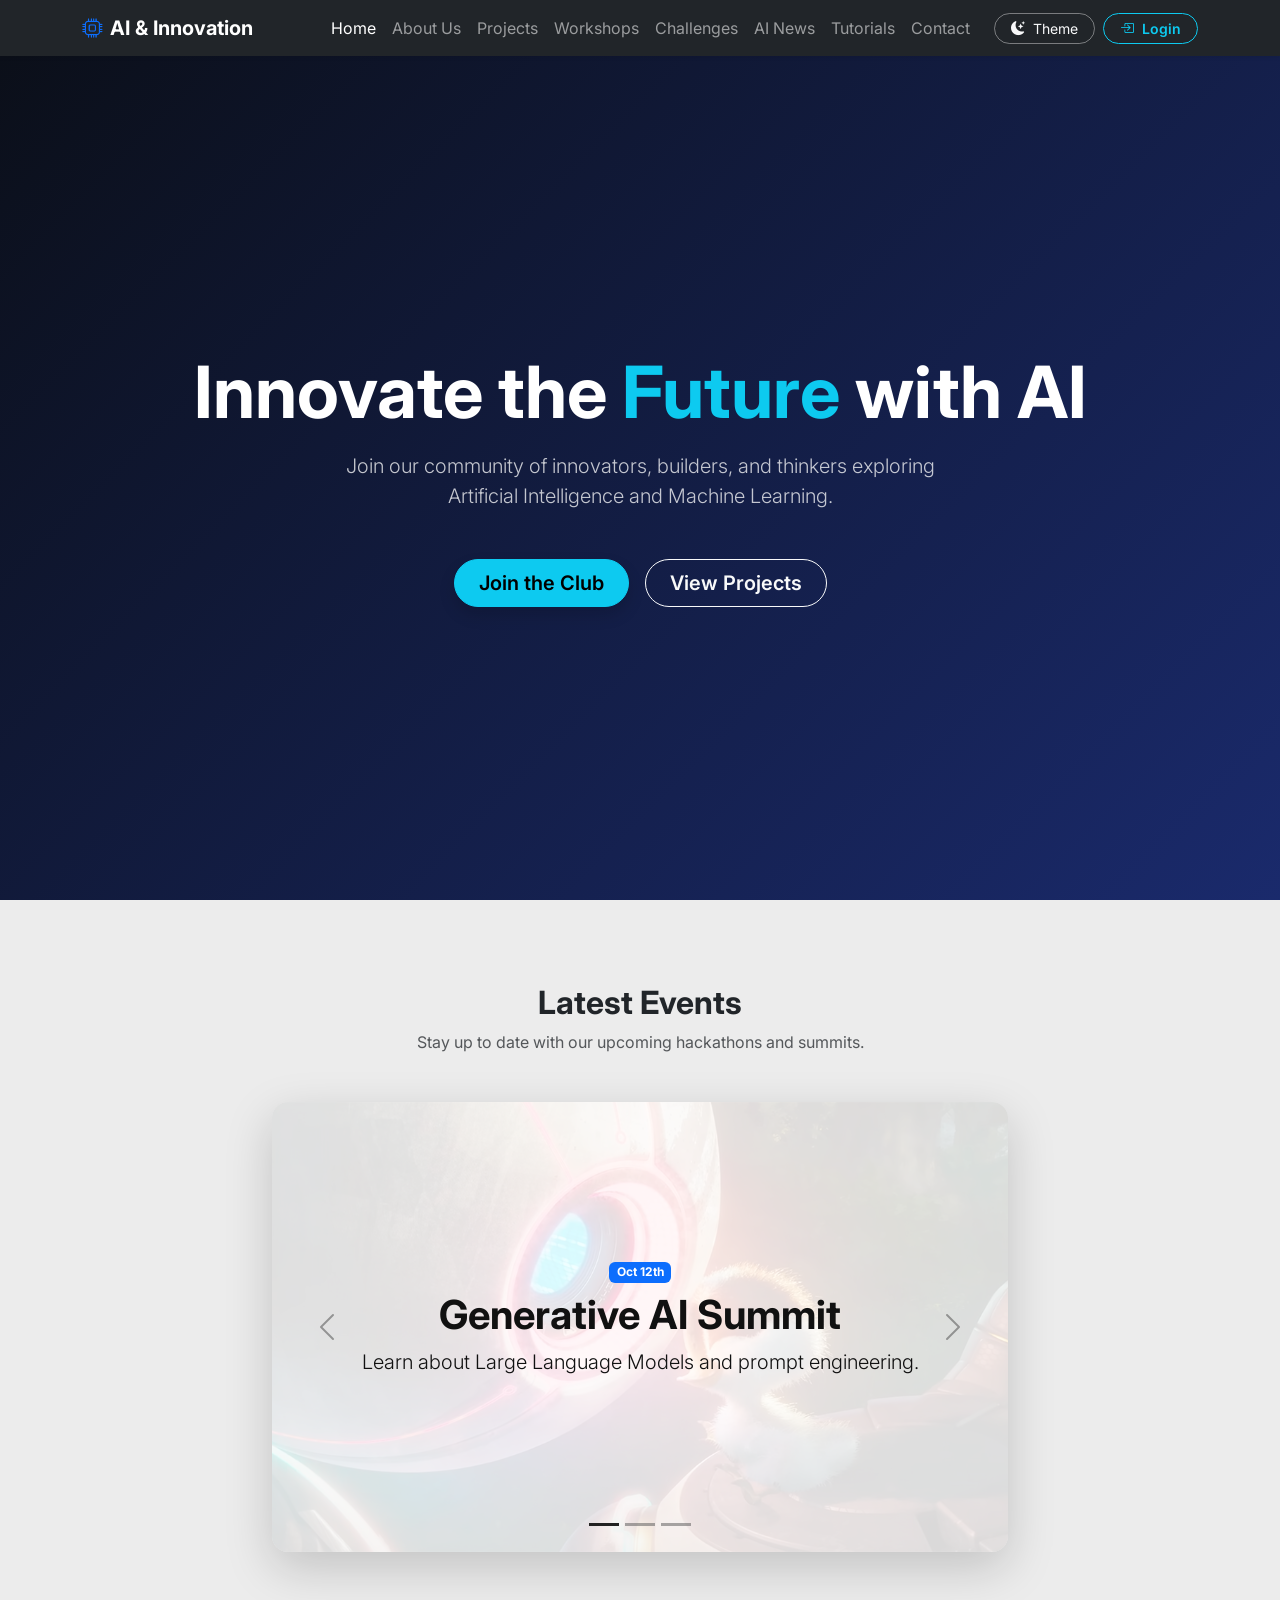
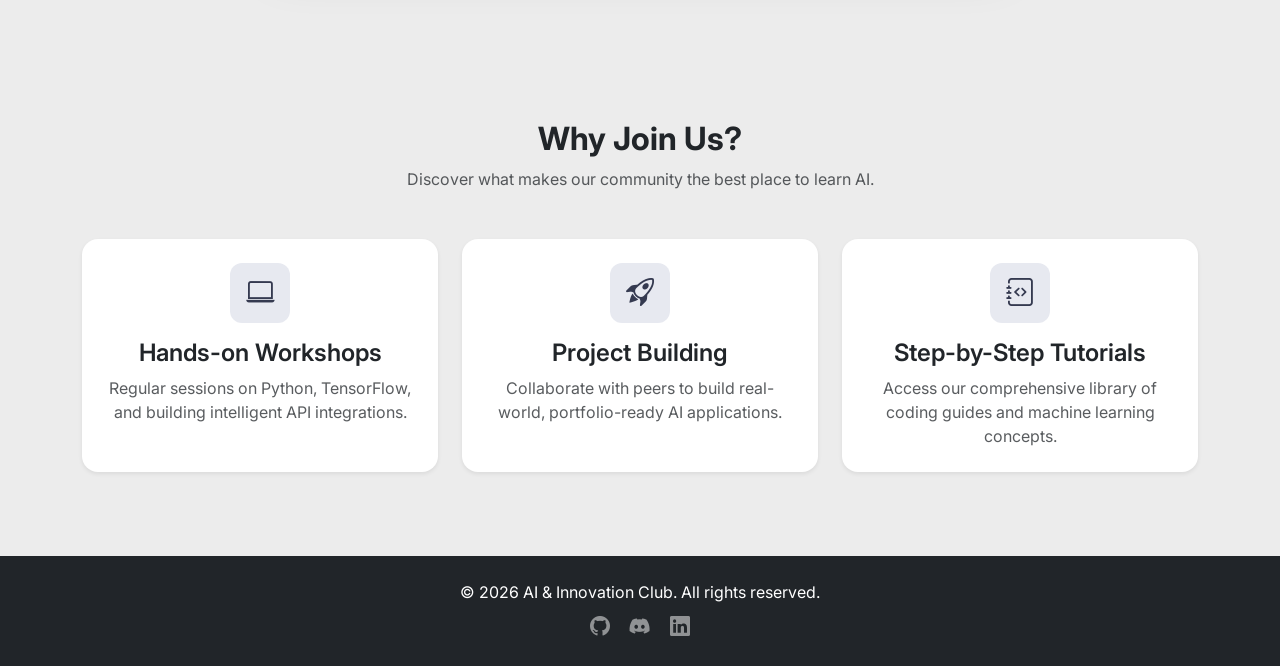
<file: index.html>
<!DOCTYPE html>
<html lang="en">

<head>
    <meta charset="UTF-8">
    <meta name="viewport" content="width=device-width, initial-scale=1.0">
    <title>AI & Innovation Club</title>

    <!-- Google Fonts -->
    <link rel="preconnect" href="https://fonts.googleapis.com">
    <link rel="preconnect" href="https://fonts.gstatic.com" crossorigin>
    <link href="https://fonts.googleapis.com/css2?family=Inter:wght@300;400;600;800&display=swap" rel="stylesheet">

    <!-- Bootstrap 5 CSS & Icons -->
    <link href="https://cdn.jsdelivr.net/npm/bootstrap@5.3.0/dist/css/bootstrap.min.css" rel="stylesheet">
    <link rel="stylesheet" href="https://cdn.jsdelivr.net/npm/bootstrap-icons@1.11.1/font/bootstrap-icons.css">

  
    <link rel="stylesheet" href="css/style.css">
</head>

<body>
  
    <nav class="navbar navbar-expand-lg navbar-dark bg-dark sticky-top shadow-sm">
        <div class="container">
            <a class="navbar-brand fw-bold" href="index.html">
                <i class="bi bi-cpu me-2 text-primary"></i>AI & Innovation
            </a>
            <button class="navbar-toggler" type="button" data-bs-toggle="collapse" data-bs-target="#navbarNav">
                <span class="navbar-toggler-icon"></span>
            </button>
            <div class="collapse navbar-collapse" id="navbarNav">
                <ul class="navbar-nav ms-auto align-items-center">
                    <li class="nav-item"><a class="nav-link active" href="index.html">Home</a></li>
                    <li class="nav-item"><a class="nav-link" href="about.html">About Us</a></li>
                    <li class="nav-item"><a class="nav-link" href="projects.html">Projects</a></li>
                    <li class="nav-item"><a class="nav-link" href="workshops.html">Workshops</a></li>
                    <li class="nav-item"><a class="nav-link" href="challenges.html">Challenges</a></li>
                    <li class="nav-item"><a class="nav-link" href="ai-news.html">AI News</a></li>
                    <li class="nav-item"><a class="nav-link" href="tutorials.html">Tutorials</a></li>
                    <li class="nav-item"><a class="nav-link" href="contact.html">Contact</a></li>
                    
   
                    <li class="nav-item ms-lg-3 mt-2 mt-lg-0">
                        <button id="theme-toggle" class="btn btn-outline-light btn-sm rounded-pill px-3">
                            <i class="bi bi-moon-stars-fill me-1"></i> Theme
                        </button>
                    </li>

          
                    <li class="nav-item ms-lg-2 mt-2 mt-lg-0 d-flex align-items-center" id="auth-nav-container">
                        <a class="btn btn-outline-info btn-sm rounded-pill px-3 fw-semibold" href="login.html">
                            <i class="bi bi-box-arrow-in-right me-1"></i> Login
                        </a>
                    </li>
                </ul>
            </div>
        </div>
    </nav>


<header class="hero-section hero-fullscreen text-white text-center">
    <div class="container px-4">
        <h1 class="display-2 fw-bold mb-3">Innovate the <span class="text-info">Future</span> with AI</h1>
        <p class="lead mb-5 opacity-75 mx-auto" style="max-width: 650px;">
            Join our community of innovators, builders, and thinkers exploring Artificial Intelligence and Machine Learning.
        </p>
        <div class="d-flex justify-content-center gap-3">
            <a href="contact.html" class="btn btn-info btn-lg fw-semibold px-4 rounded-pill shadow btn-hero-cta">Join the Club</a>
            <a href="projects.html" class="btn btn-outline-light btn-lg fw-semibold px-4 rounded-pill btn-hero-secondary">View Projects</a>
        </div>
    </div>
</header>


    <section class="gray-bg">
        <div class="container py-4">
            <div class="text-center mb-5">
                <h2 class="fw-bold">Latest Events</h2>
                <p class="text-muted">Stay up to date with our upcoming hackathons and summits.</p>
            </div>

            <div class="row justify-content-center">
                <div class="col-12 col-md-10 col-lg-8 mx-auto">
                    <div id="eventCarousel" class="carousel slide shadow-lg rounded-4 overflow-hidden" data-bs-ride="carousel">
                        <div class="carousel-indicators">
                            <button type="button" data-bs-target="#eventCarousel" data-bs-slide-to="0" class="active"></button>
                            <button type="button" data-bs-target="#eventCarousel" data-bs-slide-to="1"></button>
                            <button type="button" data-bs-target="#eventCarousel" data-bs-slide-to="2"></button>
                        </div>
                        <div class="carousel-inner">
                            <div class="carousel-item active">
                                <img src="image/index.slide1.jpg" class="d-block w-100" alt="AI Summit">
                                <div class="carousel-caption carousel-caption-overlay">
                                    <span class="badge bg-primary mb-2">Oct 12th</span>
                                    <h3 class="display-6 fw-bold">Generative AI Summit</h3>
                                    <p class="lead">Learn about Large Language Models and prompt engineering.</p>
                                </div>
                            </div>
                            <div class="carousel-item">
                                <img src="image/index.slide2.png" class="d-block w-100" alt="Hackathon">
                                <div class="carousel-caption carousel-caption-overlay">
                                    <span class="badge bg-danger mb-2">Nov 5th</span>
                                    <h3 class="display-6 fw-bold">Machine Learning Hackathon</h3>
                                    <p class="lead">48 hours to build a predictive model. Prizes await!</p>
                                </div>
                            </div>
                            <div class="carousel-item">
                                <img src="image/index.slide3.jpg" class="d-block w-100" alt="Tech Talk">
                                <div class="carousel-caption carousel-caption-overlay">
                                    <span class="badge bg-success mb-2">Dec 1st</span>
                                    <h3 class="display-6 fw-bold">Tech Talk: Neural Networks</h3>
                                    <p class="lead">Guest speaker from industry-leading AI research labs.</p>
                                </div>
                            </div>
                        </div>
                        <button class="carousel-control-prev" type="button" data-bs-target="#eventCarousel" data-bs-slide="prev">
                            <span class="carousel-control-prev-icon"></span>
                        </button>
                        <button class="carousel-control-next" type="button" data-bs-target="#eventCarousel" data-bs-slide="next">
                            <span class="carousel-control-next-icon"></span>
                        </button>
                    </div>
                </div>
            </div>
        </div>
    </section>

 
    <section class="gray-bg">
        <div class="container py-4">
            <div class="text-center mb-5">
                <h2 class="fw-bold">Why Join Us?</h2>
                <p class="text-muted">Discover what makes our community the best place to learn AI.</p>
            </div>

            <div class="row g-4 text-center">
                <div class="col-md-4">
                    <a href="workshops.html" class="card-link-wrapper">
                        <div class="card h-100 p-4 feature-card shadow-sm rounded-4">
                            <div class="icon-box">
                                <i class="bi bi-laptop fs-3"></i>
                            </div>
                            <h4 class="fw-semibold">Hands-on Workshops</h4>
                            <p class="text-muted mb-0">Regular sessions on Python, TensorFlow, and building intelligent API integrations.</p>
                        </div>
                    </a>
                </div>
                <div class="col-md-4">
                    <a href="projects.html" class="card-link-wrapper">
                        <div class="card h-100 p-4 feature-card shadow-sm rounded-4">
                            <div class="icon-box">
                                <i class="bi bi-rocket-takeoff fs-3"></i>
                            </div>
                            <h4 class="fw-semibold">Project Building</h4>
                            <p class="text-muted mb-0">Collaborate with peers to build real-world, portfolio-ready AI applications.</p>
                        </div>
                    </a>
                </div>
                <div class="col-md-4">
                    <a href="tutorials.html" class="card-link-wrapper">
                        <div class="card h-100 p-4 feature-card shadow-sm rounded-4">
                            <div class="icon-box">
                                <i class="bi bi-journal-code fs-3"></i>
                            </div>
                            <h4 class="fw-semibold">Step-by-Step Tutorials</h4>
                            <p class="text-muted mb-0">Access our comprehensive library of coding guides and machine learning concepts.</p>
                        </div>
                    </a>
                </div>
            </div>
        </div>
    </section>

    
    <footer class="bg-dark text-white py-4 text-center">
        <div class="container">
            <p class="mb-0">&copy; 2026 AI & Innovation Club. All rights reserved.</p>
            <div class="mt-2">
                <a href="contact.html" class="text-white-50 me-3 text-decoration-none"><i class="bi bi-github fs-5"></i></a>
                <a href="contact.html" class="text-white-50 me-3 text-decoration-none"><i class="bi bi-discord fs-5"></i></a>
                <a href="contact.html" class="text-white-50 text-decoration-none"><i class="bi bi-linkedin fs-5"></i></a>
            </div>
        </div>
    </footer>

    <!-- Bootstrap  -->
    <script src="https://cdn.jsdelivr.net/npm/bootstrap@5.3.0/dist/js/bootstrap.bundle.min.js"></script>

    
    <script src="js/main.js"></script>
</body>

</html>
</file>
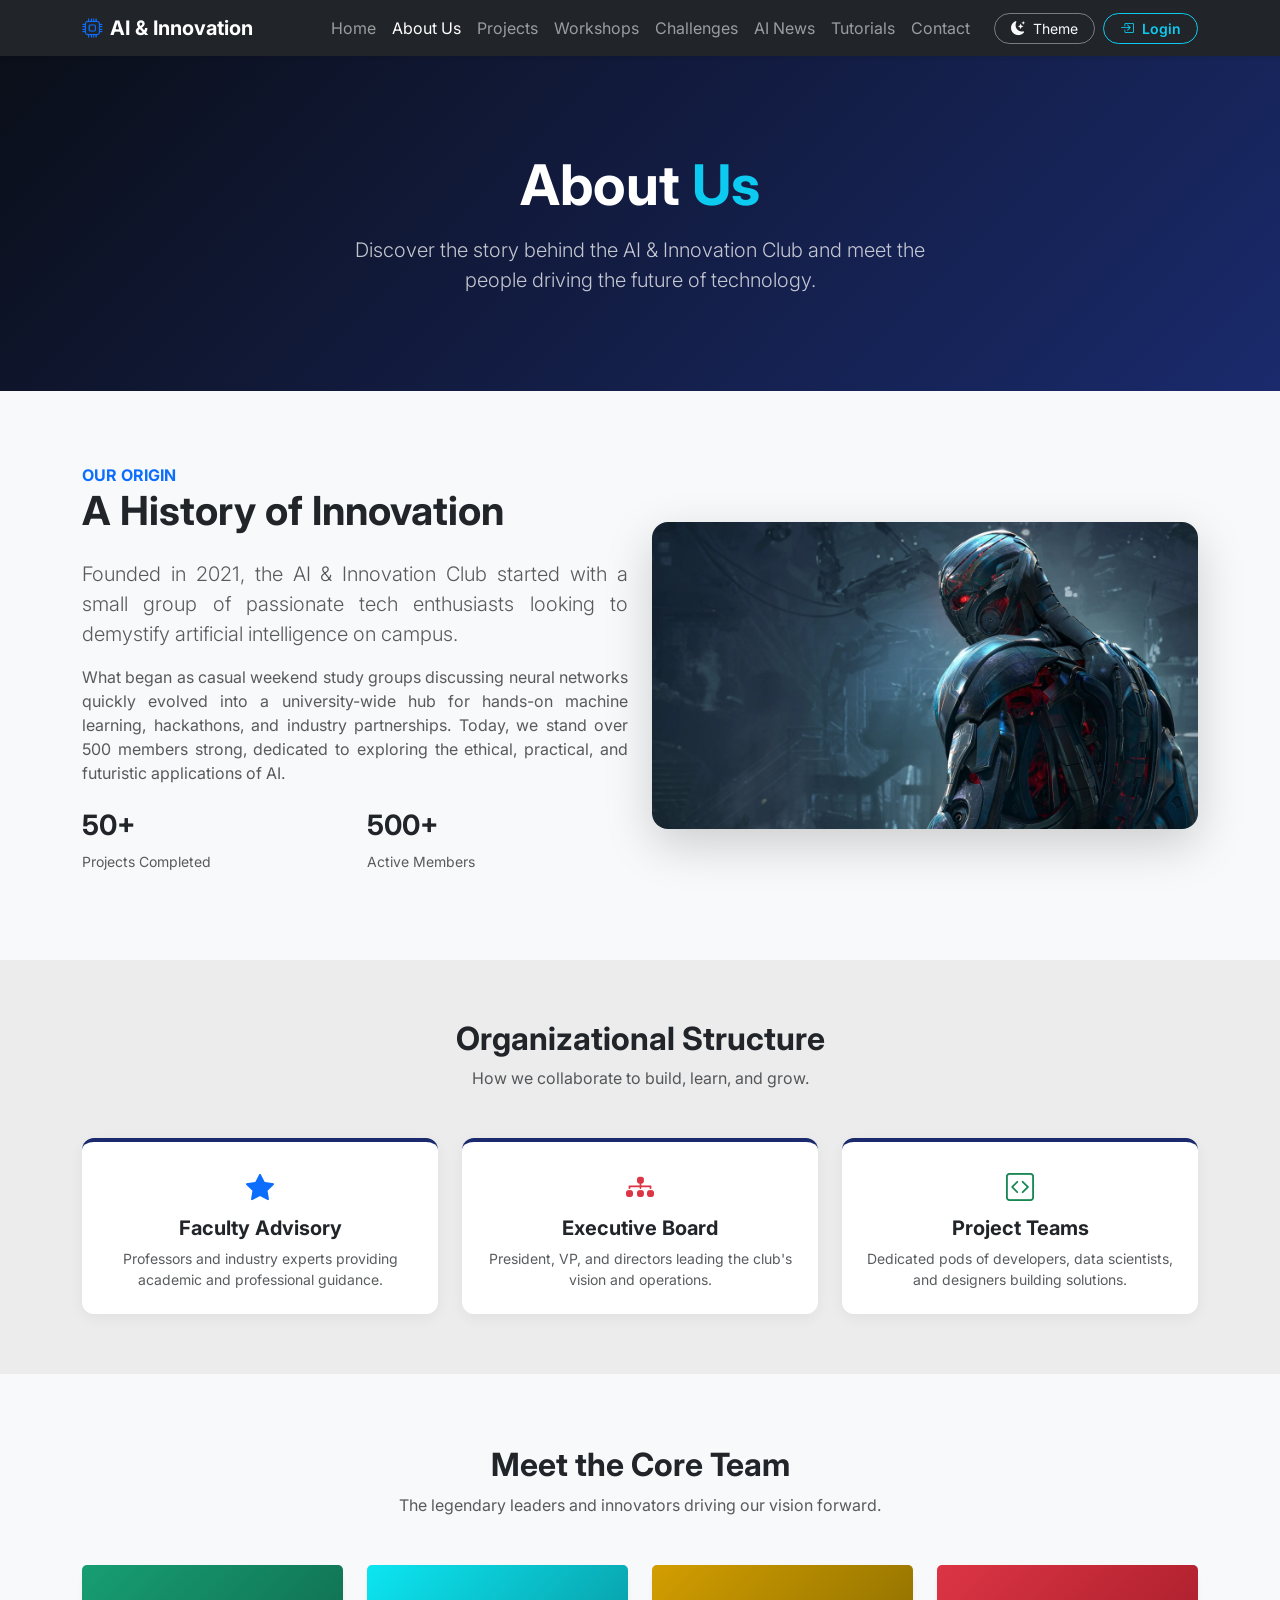
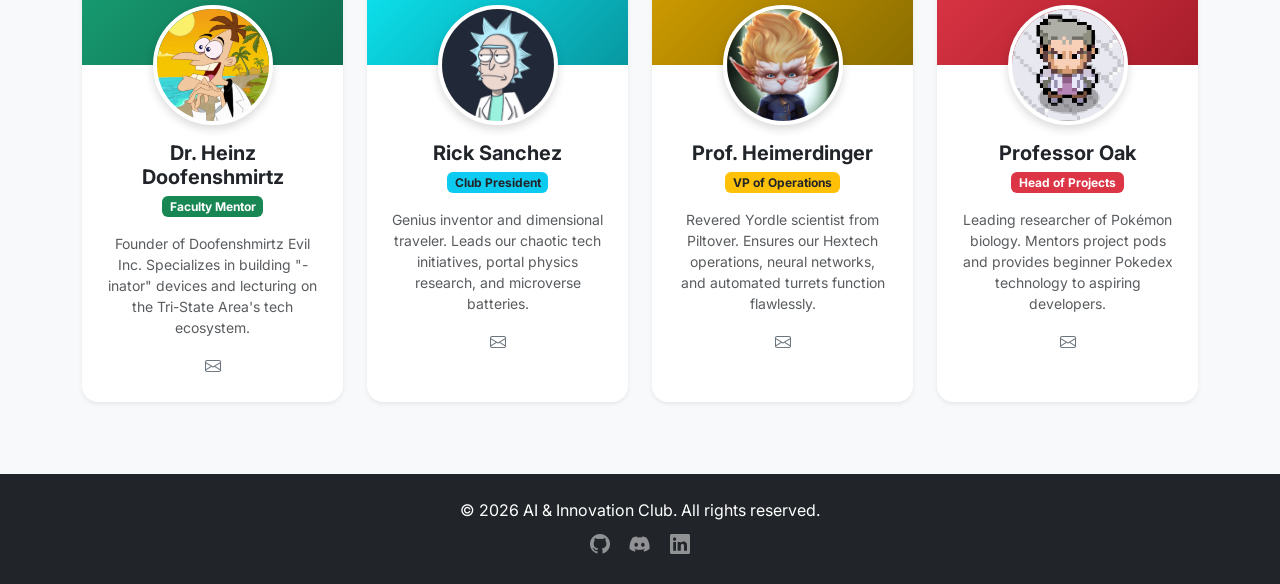
<file: about.html>
<!DOCTYPE html>
<html lang="en">

<head>
    <meta charset="UTF-8">
    <meta name="viewport" content="width=device-width, initial-scale=1.0">
    <title>About Us - AI & Innovation Club</title>

    <link rel="preconnect" href="https://fonts.googleapis.com">
    <link rel="preconnect" href="https://fonts.gstatic.com" crossorigin>
    <link href="https://fonts.googleapis.com/css2?family=Inter:wght@300;400;600;800&display=swap" rel="stylesheet">

    <link href="https://cdn.jsdelivr.net/npm/bootstrap@5.3.0/dist/css/bootstrap.min.css" rel="stylesheet">
    <link rel="stylesheet" href="https://cdn.jsdelivr.net/npm/bootstrap-icons@1.11.1/font/bootstrap-icons.css">

    <link rel="stylesheet" href="css/style.css">

    <style>
        .profile-img {
            width: 120px;
            height: 120px;
            object-fit: cover;
            border-radius: 50%;
            border: 4px solid var(--card-bg);
            box-shadow: 0 4px 10px rgba(0, 0, 0, 0.15);
            margin-top: -60px;
            background-color: var(--card-bg);
        }
        
        .card-header-bg {
            height: 100px;
            border-top-left-radius: var(--bs-card-inner-border-radius);
            border-top-right-radius: var(--bs-card-inner-border-radius);
        }
        
        .org-node {
            background-color: var(--card-bg);
            border-radius: 12px;
            padding: 24px 20px;
            box-shadow: 0 4px 15px rgba(0, 0, 0, 0.05);
            border-top: 4px solid #1a2a6c;
            height: 100%;
            transition: transform 0.3s ease, box-shadow 0.3s ease;
        }

        .org-node:hover {
            transform: translateY(-5px);
            box-shadow: 0 10px 20px rgba(0, 0, 0, 0.12) !important;
        }

        body.dark-mode .org-node {
            background-color: #1e2430;
            border: 1px solid rgba(255, 255, 255, 0.1);
            border-top: 4px solid #38bdf8;
        }

        body.dark-mode .stat-number {
            color: #ffffff !important;
        }

        body.dark-mode .content-section {
            background-color: #12161f;
        }
    </style>
</head>

<body>
    <nav class="navbar navbar-expand-lg navbar-dark bg-dark sticky-top shadow-sm">
        <div class="container">
            <a class="navbar-brand fw-bold" href="index.html">
                <i class="bi bi-cpu me-2 text-primary"></i>AI & Innovation
            </a>
            <button class="navbar-toggler" type="button" data-bs-toggle="collapse" data-bs-target="#navbarNav">
                <span class="navbar-toggler-icon"></span>
            </button>
            <div class="collapse navbar-collapse" id="navbarNav">
                <ul class="navbar-nav ms-auto align-items-center">
                    <li class="nav-item"><a class="nav-link" href="index.html">Home</a></li>
                    <li class="nav-item"><a class="nav-link active" href="about.html">About Us</a></li>
                    <li class="nav-item"><a class="nav-link" href="projects.html">Projects</a></li>
                    <li class="nav-item"><a class="nav-link" href="workshops.html">Workshops</a></li>
                    <li class="nav-item"><a class="nav-link" href="challenges.html">Challenges</a></li>
                    <li class="nav-item"><a class="nav-link" href="ai-news.html">AI News</a></li>
                    <li class="nav-item"><a class="nav-link" href="tutorials.html">Tutorials</a></li>
                    <li class="nav-item"><a class="nav-link" href="contact.html">Contact</a></li>

                    <li class="nav-item ms-lg-3 mt-2 mt-lg-0">
                        <button id="theme-toggle" class="btn btn-outline-light btn-sm rounded-pill px-3">
                            <i class="bi bi-moon-stars-fill me-1"></i> Theme
                        </button>
                    </li>

                    <li class="nav-item ms-lg-2 mt-2 mt-lg-0 d-flex align-items-center" id="auth-nav-container">
                        <a class="btn btn-outline-info btn-sm rounded-pill px-3 fw-semibold" href="login.html">
                            <i class="bi bi-box-arrow-in-right me-1"></i> Login
                        </a>
                    </li>
                </ul>
            </div>
        </div>
    </nav>

    <header class="hero-section text-white d-flex align-items-center justify-content-center text-center py-5">
        <div class="container px-4 py-5">
            <h1 class="display-4 fw-bold mb-3">About <span class="text-info">Us</span></h1>
            <p class="lead mb-0 opacity-75 mx-auto" style="max-width: 600px;">
                Discover the story behind the AI & Innovation Club and meet the people driving the future of technology.
            </p>
        </div>
    </header>

    <section class="py-5 content-section">
        <div class="container py-4">
            <div class="row align-items-center">
                <div class="col-lg-6 order-2 order-lg-1 mt-4 mt-lg-0">
                    <span class="text-primary fw-bold text-uppercase tracking-wider">Our Origin</span>
                    <h2 class="fw-bold display-6 mb-4">A History of Innovation</h2>
                    <p class="text-muted lead" style="text-align: justify;">
                        Founded in 2021, the AI & Innovation Club started with a small group of passionate tech enthusiasts looking to demystify artificial intelligence on campus.
                    </p>
                    <p class="text-muted" style="text-align: justify;">
                        What began as casual weekend study groups discussing neural networks quickly evolved into a university-wide hub for hands-on machine learning, hackathons, and industry partnerships. Today, we stand over 500 members strong, dedicated to exploring the ethical, practical, and futuristic applications of AI.
                    </p>
                    <div class="row mt-4">
                        <div class="col-6">
                            <h3 class="fw-bold stat-number">50+</h3>
                            <p class="text-muted small">Projects Completed</p>
                        </div>
                        <div class="col-6">
                            <h3 class="fw-bold stat-number">500+</h3>
                            <p class="text-muted small">Active Members</p>
                        </div>
                    </div>
                </div>
                <div class="col-lg-6 order-1 order-lg-2">
                    <img src="image/aboutus_banner.jpg" class="img-fluid rounded-4 shadow-lg" alt="Students working together on laptops">
                </div>
            </div>
        </div>
    </section>

    <section class="gray-bg">
        <div class="container">
            <div class="text-center mb-5">
                <h2 class="fw-bold">Organizational Structure</h2>
                <p class="text-muted">How we collaborate to build, learn, and grow.</p>
            </div>
            
            <div class="row g-4 text-center justify-content-center">
                <div class="col-md-4">
                    <div class="org-node">
                        <div class="text-primary mb-2"><i class="bi bi-star-fill fs-3"></i></div>
                        <h5 class="fw-bold">Faculty Advisory</h5>
                        <p class="text-muted small mb-0">Professors and industry experts providing academic and professional guidance.</p>
                    </div>
                </div>
                <div class="col-md-4">
                    <div class="org-node">
                        <div class="text-danger mb-2"><i class="bi bi-diagram-3-fill fs-3"></i></div>
                        <h5 class="fw-bold">Executive Board</h5>
                        <p class="text-muted small mb-0">President, VP, and directors leading the club's vision and operations.</p>
                    </div>
                </div>
                <div class="col-md-4">
                    <div class="org-node">
                        <div class="text-success mb-2"><i class="bi bi-code-square fs-3"></i></div>
                        <h5 class="fw-bold">Project Teams</h5>
                        <p class="text-muted small mb-0">Dedicated pods of developers, data scientists, and designers building solutions.</p>
                    </div>
                </div>
            </div>
        </div>
    </section>

    <section class="py-5 content-section">
        <div class="container py-4">
            <div class="text-center mb-5">
                <h2 class="fw-bold">Meet the Core Team</h2>
                <p class="text-muted">The legendary leaders and innovators driving our vision forward.</p>
            </div>

            <div class="row g-4">
                <div class="col-md-6 col-lg-3">
                    <div class="card h-100 feature-card shadow-sm text-center border-0 rounded-4 overflow-visible">
                        <div class="card-header-bg" style="background: linear-gradient(135deg, #179E73 0%, #106c4f 100%);"></div>
                        <div class="card-body px-4 pb-4 pt-0">
                            <img src="image/aboutus_profilepic_doofenshmirtz.jpg" alt="Dr. Heinz Doofenshmirtz" class="profile-img mx-auto d-block">
                            <h5 class="fw-bold mt-3 mb-1">Dr. Heinz Doofenshmirtz</h5>
                            <span class="badge bg-success mb-3">Faculty Mentor</span>
                            <p class="text-muted small mb-3">Founder of Doofenshmirtz Evil Inc. Specializes in building "-inator" devices and lecturing on the Tri-State Area's tech ecosystem.</p>
                            <div class="d-flex justify-content-center gap-2">
                                <a href="https://phineasandferb.fandom.com/wiki/Heinz_Doofenshmirtz" target="_blank" class="text-secondary"><i class="bi bi-envelope"></i></a>
                            </div>
                        </div>
                    </div>
                </div>
                
                <div class="col-md-6 col-lg-3">
                    <div class="card h-100 feature-card shadow-sm text-center border-0 rounded-4 overflow-visible">
                        <div class="card-header-bg" style="background: linear-gradient(135deg, #0ce6f2 0%, #0898a1 100%);"></div>
                        <div class="card-body px-4 pb-4 pt-0">
                            <img src="image/aboutus_profilepic_ricksanchez.png" alt="Rick Sanchez" class="profile-img mx-auto d-block">
                            <h5 class="fw-bold mt-3 mb-1">Rick Sanchez</h5>
                            <span class="badge bg-info text-dark mb-3">Club President</span>
                            <p class="text-muted small mb-3">Genius inventor and dimensional traveler. Leads our chaotic tech initiatives, portal physics research, and microverse batteries.</p>
                            <div class="d-flex justify-content-center gap-2">
                                <a href="https://rickandmorty.fandom.com/wiki/Rick_Sanchez" target="_blank" class="text-secondary"><i class="bi bi-envelope"></i></a>
                            </div>
                        </div>
                    </div>
                </div>

                <div class="col-md-6 col-lg-3">
                    <div class="card h-100 feature-card shadow-sm text-center border-0 rounded-4 overflow-visible">
                        <div class="card-header-bg" style="background: linear-gradient(135deg, #d39e00 0%, #8a6d00 100%);"></div>
                        <div class="card-body px-4 pb-4 pt-0">
                            <img src="image/aboutus_profilepic_heimerdinger.jpg" alt="Professor Heimerdinger" class="profile-img mx-auto d-block">
                            <h5 class="fw-bold mt-3 mb-1">Prof. Heimerdinger</h5>
                            <span class="badge bg-warning text-dark mb-3">VP of Operations</span>
                            <p class="text-muted small mb-3">Revered Yordle scientist from Piltover. Ensures our Hextech operations, neural networks, and automated turrets function flawlessly.</p>
                            <div class="d-flex justify-content-center gap-2">
                                <a href="https://arcane.fandom.com/wiki/Cecil_B._Heimerdinger" target="_blank" class="text-secondary"><i class="bi bi-envelope"></i></a>
                            </div>
                        </div>
                    </div>
                </div>

                <div class="col-md-6 col-lg-3">
                    <div class="card h-100 feature-card shadow-sm text-center border-0 rounded-4 overflow-visible">
                        <div class="card-header-bg" style="background: linear-gradient(135deg, #dc3545 0%, #a71d2a 100%);"></div>
                        <div class="card-body px-4 pb-4 pt-0">
                            <img src="image/aboutus_profilepic_oak.jpg" alt="Professor Oak" class="profile-img mx-auto d-block">
                            <h5 class="fw-bold mt-3 mb-1">Professor Oak</h5>
                            <span class="badge bg-danger mb-3">Head of Projects</span>
                            <p class="text-muted small mb-3">Leading researcher of Pokémon biology. Mentors project pods and provides beginner Pokedex technology to aspiring developers.</p>
                            <div class="d-flex justify-content-center gap-2">
                                <a href="https://bulbapedia.bulbagarden.net/wiki/Professor_Oak" target="_blank" class="text-secondary"><i class="bi bi-envelope"></i></a>
                            </div>
                        </div>
                    </div>
                </div>
            </div>
        </div>
    </section>

    <footer class="bg-dark text-white py-4 text-center">
        <div class="container">
            <p class="mb-0">&copy; 2026 AI & Innovation Club. All rights reserved.</p>
            <div class="mt-2">
                <a href="contact.html" class="text-white-50 me-3 text-decoration-none"><i class="bi bi-github fs-5"></i></a>
                <a href="contact.html" class="text-white-50 me-3 text-decoration-none"><i class="bi bi-discord fs-5"></i></a>
                <a href="contact.html" class="text-white-50 text-decoration-none"><i class="bi bi-linkedin fs-5"></i></a>
            </div>
        </div>
    </footer>

    <script src="https://cdn.jsdelivr.net/npm/bootstrap@5.3.0/dist/js/bootstrap.bundle.min.js"></script>
    <script src="js/main.js"></script>
</body>

</html>
</file>
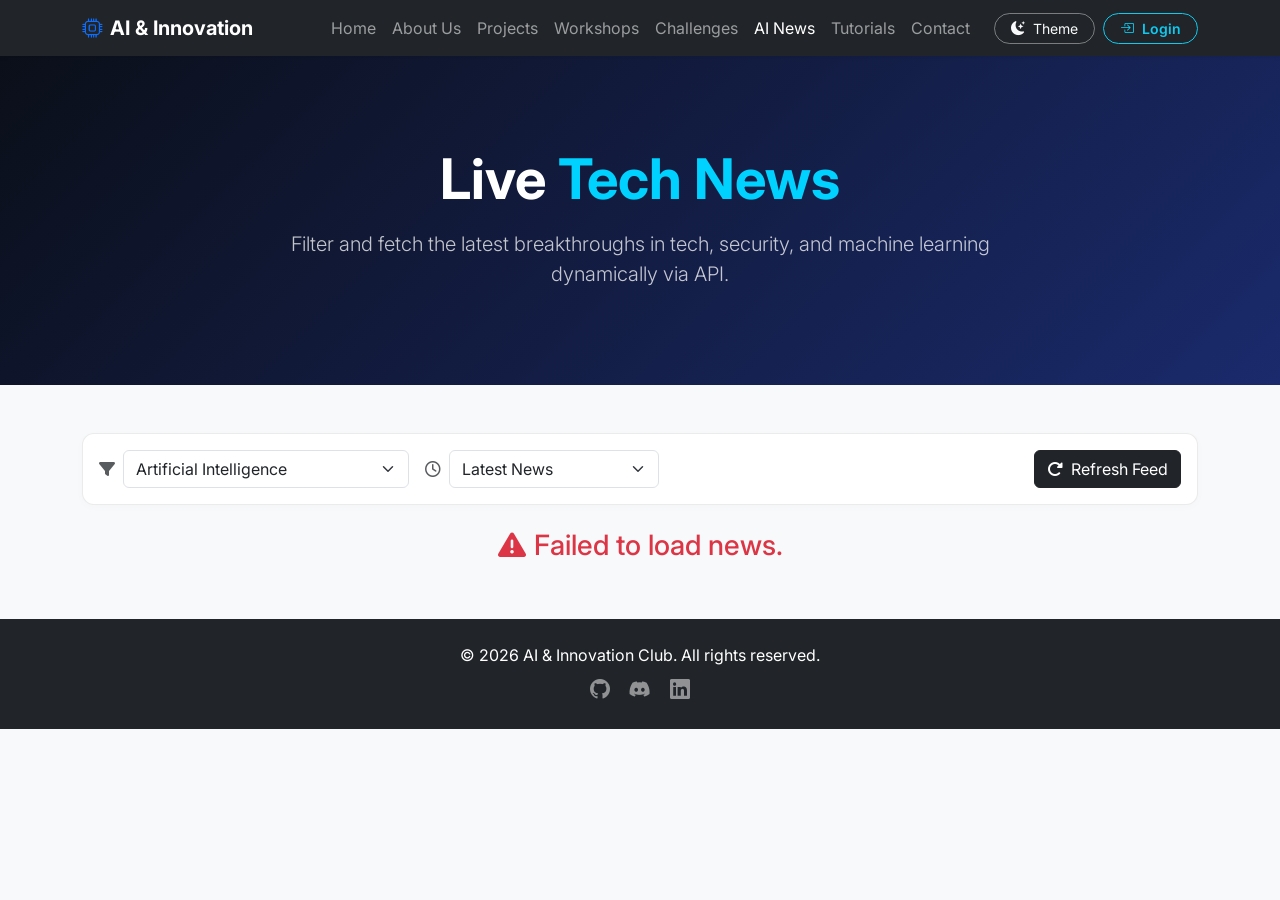
<file: ai-news.html>
<!DOCTYPE html>
<html lang="en">

<head>
    <meta charset="UTF-8">
    <meta name="viewport" content="width=device-width, initial-scale=1.0">
    <title>AI News - AI & Innovation Club</title>

    <link rel="preconnect" href="https://fonts.googleapis.com">
    <link rel="preconnect" href="https://fonts.gstatic.com" crossorigin>
    <link href="https://fonts.googleapis.com/css2?family=Inter:wght@300;400;600;800&display=swap" rel="stylesheet">
    <link href="https://cdn.jsdelivr.net/npm/bootstrap@5.3.0/dist/css/bootstrap.min.css" rel="stylesheet">
    <link rel="stylesheet" href="https://cdn.jsdelivr.net/npm/bootstrap-icons@1.11.1/font/bootstrap-icons.css">
    <link rel="stylesheet" href="https://cdnjs.cloudflare.com/ajax/libs/font-awesome/6.4.0/css/all.min.css">
    <link rel="stylesheet" href="css/style.css">

    <style>
        .text-info-custom {
            color: #00d2ff !important;
        }

        .news-card {
            background: var(--card-bg);
            border: none;
            border-radius: 12px;
            box-shadow: 0 4px 15px rgba(0, 0, 0, 0.05);
            transition: transform 0.3s ease, box-shadow 0.3s ease;
            height: 100%;
        }

        .news-card:hover {
            transform: translateY(-5px);
            box-shadow: 0 10px 20px rgba(0, 0, 0, 0.1);
        }

        body.dark-mode .news-card {
            background-color: #1e2430;
            border: 1px solid rgba(255, 255, 255, 0.1);
        }

        .news-image {
            width: 100%;
            height: 200px;
            object-fit: cover;
            border-top-left-radius: 12px;
            border-top-right-radius: 12px;
        }

        .filter-bar {
            background: var(--card-bg);
            border: 1px solid rgba(0, 0, 0, 0.08);
            border-radius: 12px;
            box-shadow: 0 2px 10px rgba(0, 0, 0, 0.02);
        }

        body.dark-mode .filter-bar {
            background-color: #1e2430;
            border-color: rgba(255, 255, 255, 0.1);
        }

        .loader {
            width: 50px;
            height: 50px;
            border: 5px solid rgba(0, 210, 255, 0.2);
            border-top-color: #00d2ff;
            border-radius: 50%;
            animation: spin 1s linear infinite;
            margin: 50px auto;
        }

        @keyframes spin {
            to {
                transform: rotate(360deg);
            }
        }
    </style>
</head>

<body>
    <nav class="navbar navbar-expand-lg navbar-dark bg-dark sticky-top shadow-sm">
        <div class="container">
            <a class="navbar-brand fw-bold" href="index.html">
                <i class="bi bi-cpu me-2 text-primary"></i>AI & Innovation
            </a>
            <button class="navbar-toggler" type="button" data-bs-toggle="collapse" data-bs-target="#navbarNav">
                <span class="navbar-toggler-icon"></span>
            </button>
            <div class="collapse navbar-collapse" id="navbarNav">
                <ul class="navbar-nav ms-auto align-items-center">
                    <li class="nav-item"><a class="nav-link" href="index.html">Home</a></li>
                    <li class="nav-item"><a class="nav-link" href="about.html">About Us</a></li>
                    <li class="nav-item"><a class="nav-link" href="projects.html">Projects</a></li>
                    <li class="nav-item"><a class="nav-link" href="workshops.html">Workshops</a></li>
                    <li class="nav-item"><a class="nav-link" href="challenges.html">Challenges</a></li>
                    <li class="nav-item"><a class="nav-link active" href="ai-news.html">AI News</a></li>
                    <li class="nav-item"><a class="nav-link" href="tutorials.html">Tutorials</a></li>
                    <li class="nav-item"><a class="nav-link" href="contact.html">Contact</a></li>

                    <li class="nav-item ms-lg-3 mt-2 mt-lg-0">
                        <button id="theme-toggle" class="btn btn-outline-light btn-sm rounded-pill px-3">
                            <i class="bi bi-moon-stars-fill me-1"></i> Theme
                        </button>
                    </li>

                    <li class="nav-item ms-lg-2 mt-2 mt-lg-0 d-flex align-items-center" id="auth-nav-container">
                        <a class="btn btn-outline-info btn-sm rounded-pill px-3 fw-semibold" href="login.html">
                            <i class="bi bi-box-arrow-in-right me-1"></i> Login
                        </a>
                    </li>
                </ul>
            </div>
        </div>
    </nav>

    <div class="flex-grow-1">
        <header class="hero-section text-white text-center">
            <div class="container">
                <h1 class="display-4 fw-bold mb-3">Live <span class="text-info-custom">Tech News</span></h1>
                <p class="lead opacity-75 mx-auto" style="max-width: 700px;">
                    Filter and fetch the latest breakthroughs in tech, security, and machine learning dynamically via API.
                </p>
            </div>
        </header>

        <section class="container mt-5 mb-4">
            <div class="filter-bar p-3 d-flex flex-column flex-md-row justify-content-center align-items-center gap-3">
                <div class="d-flex align-items-center gap-2">
                    <i class="fa-solid fa-filter text-muted"></i>
                    <select id="topic-filter" class="form-select w-auto">
                        <option value="ai" selected>Artificial Intelligence</option>
                        <option value="machinelearning">Machine Learning</option>
                        <option value="llm">Large Language Models (LLMs)</option>
                        <option value="cybersecurity">Cybersecurity</option>
                        <option value="python">Python Programming</option>
                    </select>
                </div>
                
                <div class="d-flex align-items-center gap-2">
                    <i class="fa-regular fa-clock text-muted"></i>
                    <select id="time-filter" class="form-select w-auto">
                        <option value="latest" selected>Latest News</option>
                        <option value="7">Trending (Past Week)</option>
                        <option value="30">Top (Past Month)</option>
                        <option value="365">Top (Past Year)</option>
                    </select>
                </div>

                <button id="refresh-news-btn" class="btn btn-dark ms-md-auto">
                    <i class="fa-solid fa-rotate-right me-2"></i>Refresh Feed
                </button>
            </div>
        </section>

        <main class="container mb-5">
            <div id="loading-spinner" class="loader"></div>
            <div class="row g-4" id="news-container"></div>
        </main>
    </div>

    <footer class="bg-dark text-white py-4 text-center mt-auto">
        <div class="container">
            <p class="mb-0">&copy; 2026 AI & Innovation Club. All rights reserved.</p>
            <div class="mt-2">
                <a href="contact.html" class="text-white-50 me-3 text-decoration-none"><i class="bi bi-github fs-5"></i></a>
                <a href="contact.html" class="text-white-50 me-3 text-decoration-none"><i class="bi bi-discord fs-5"></i></a>
                <a href="contact.html" class="text-white-50 text-decoration-none"><i class="bi bi-linkedin fs-5"></i></a>
            </div>
        </div>
    </footer>

    <script src="https://cdn.jsdelivr.net/npm/bootstrap@5.3.0/dist/js/bootstrap.bundle.min.js"></script>
    <script src="https://code.jquery.com/jquery-3.6.4.min.js"></script>
    <script async src="https://platform.twitter.com/widgets.js" charset="utf-8"></script>
    <script src="js/main.js"></script>

    <script>
        $(document).ready(function () {
            function fetchAINews() {
                $('#loading-spinner').show();
                $('#news-container').empty();
                const topic = $('#topic-filter').val();
                const timeframe = $('#time-filter').val();
                let apiUrl = `https://dev.to/api/articles?tag=${topic}&per_page=6`;

                if (timeframe !== 'latest') {
                    apiUrl += `&top=${timeframe}`;
                }

                $.ajax({
                    url: apiUrl,
                    method: 'GET',
                    success: function (articles) {
                        $('#loading-spinner').hide(); 
                        let htmlContent = ''; 

                        if (articles.length === 0) {
                            $('#news-container').html('<div class="col-12 text-center text-muted mt-4"><h5>No articles found for these filters. Try adjusting your search.</h5></div>');
                            return;
                        }

                        $.each(articles, function (index, article) {
                            const imageUrl = article.cover_image ? article.cover_image : 'https://images.unsplash.com/photo-1677442136019-21780ecad995?q=80&w=600&auto=format&fit=crop';

                            htmlContent += `
                                <div class="col-md-6 col-lg-4">
                                    <div class="news-card d-flex flex-column">
                                        <img src="${imageUrl}" class="news-image" alt="Article Image">
                                        <div class="p-4 flex-grow-1 d-flex flex-column">
                                            <div class="d-flex justify-content-between align-items-center mb-2">
                                                <small class="text-muted"><i class="fa-regular fa-calendar me-2"></i>${new Date(article.published_at).toLocaleDateString()}</small>
                                                <span class="badge bg-light text-dark border"><i class="fa-solid fa-heart me-1 text-danger"></i>${article.public_reactions_count}</span>
                                            </div>
                                            <h5 class="fw-bold mb-3">${article.title}</h5>
                                            <p class="text-muted small">${article.description}</p>
                                            
                                            <div class="mt-auto d-flex justify-content-between align-items-center">
                                                <a href="${article.url}" target="_blank" class="btn btn-sm btn-outline-primary">Read Article</a>
                                                <a href="https://twitter.com/share?ref_src=twsrc%5Etfw" class="twitter-share-button" data-text="Check out this article: ${article.title}" data-url="${article.url}" data-show-count="false">Tweet</a>
                                            </div>
                                        </div>
                                    </div>
                                </div>
                            `;
                        });
                        $('#news-container').html(htmlContent);
                        if (window.twttr) window.twttr.widgets.load();
                    },
                    error: function () {
                        $('#loading-spinner').hide();
                        $('#news-container').html('<div class="col-12 text-center text-danger"><h3><i class="fa-solid fa-triangle-exclamation me-2"></i>Failed to load news.</h3></div>');
                    }
                });
            }

            fetchAINews();
            $('#topic-filter, #time-filter').on('change', fetchAINews);
            $('#refresh-news-btn').click(fetchAINews);
        });
    </script>
</body>

</html>
</file>
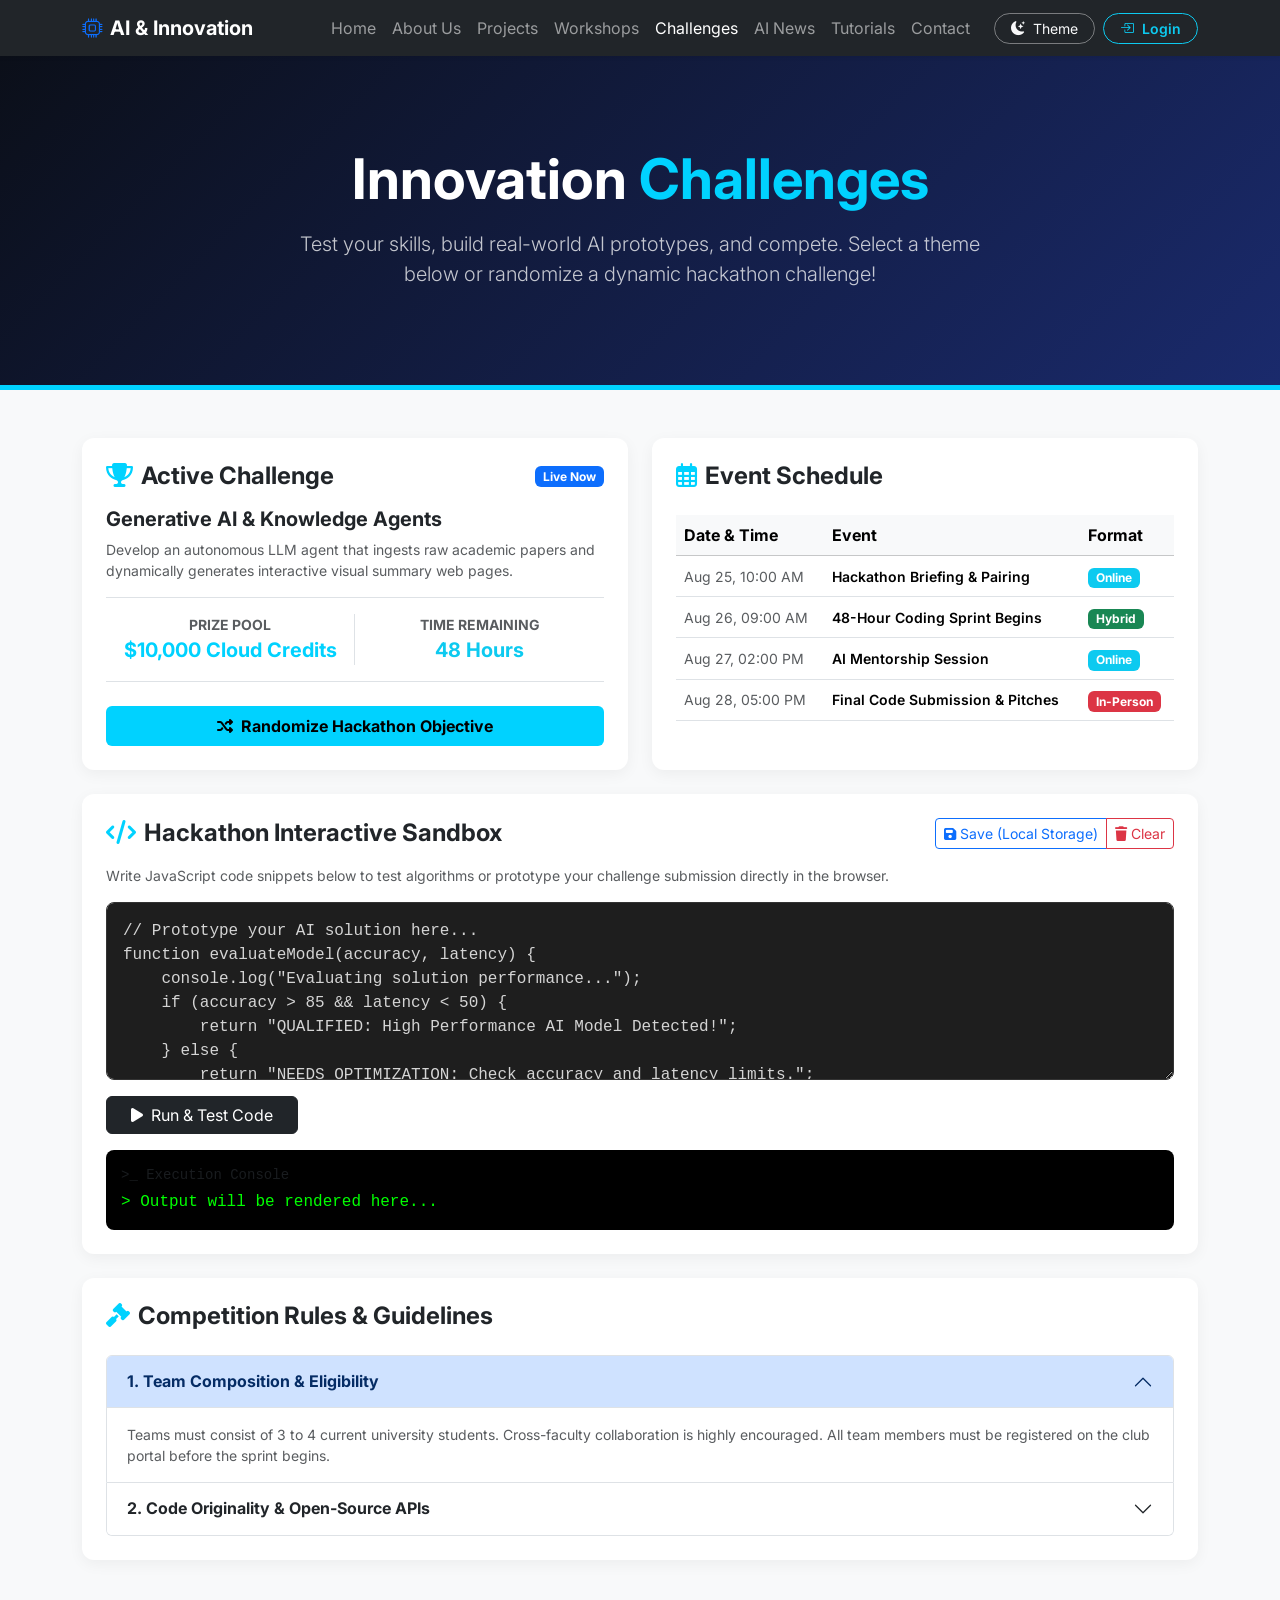
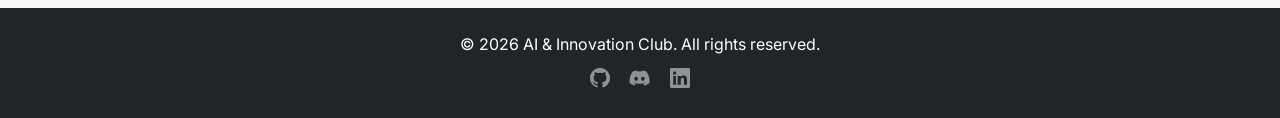
<file: challenges.html>
<!DOCTYPE html>
<html lang="en">

<head>
    <meta charset="UTF-8">
    <meta name="viewport" content="width=device-width, initial-scale=1.0">
    <title>Challenges - AI & Innovation Club</title>

    <link rel="preconnect" href="https://fonts.googleapis.com">
    <link rel="preconnect" href="https://fonts.gstatic.com" crossorigin>
    <link href="https://fonts.googleapis.com/css2?family=Inter:wght@300;400;600;800&display=swap" rel="stylesheet">
    <link href="https://cdn.jsdelivr.net/npm/bootstrap@5.3.0/dist/css/bootstrap.min.css" rel="stylesheet">
    <link rel="stylesheet" href="https://cdn.jsdelivr.net/npm/bootstrap-icons@1.11.1/font/bootstrap-icons.css">
    <link rel="stylesheet" href="https://cdnjs.cloudflare.com/ajax/libs/font-awesome/6.4.0/css/all.min.css">
    <link rel="stylesheet" href="css/style.css">

    <style>
        :root {
            --dynamic-color: #00d2ff;
        }

        .hero-section {
            border-bottom: 5px solid var(--dynamic-color);
            transition: border-color 0.5s ease;
        }

        .text-dynamic {
            color: var(--dynamic-color) !important;
            transition: color 0.5s ease;
        }

        .btn-dynamic {
            background-color: var(--dynamic-color);
            color: #000;
            font-weight: bold;
            border: none;
            transition: background-color 0.5s ease, transform 0.2s ease;
        }

        .btn-dynamic:hover {
            transform: scale(1.02);
            opacity: 0.9;
        }

        .content-card {
            background-color: var(--card-bg);
            border-radius: 12px;
            box-shadow: 0 4px 15px rgba(0, 0, 0, 0.05);
            padding: 24px;
            height: 100%;
            transition: background-color 0.3s;
        }

        body.dark-mode .content-card {
            background-color: #1e2430;
            border: 1px solid rgba(255, 255, 255, 0.1);
        }

        body.dark-mode .table {
            --bs-table-bg: transparent;
            --bs-table-color: #f1f5f9;
            color: #f1f5f9;
        }

        body.dark-mode .table-light {
            --bs-table-bg: #2d3748;
            --bs-table-color: #ffffff;
            color: #ffffff;
        }

        body.dark-mode .accordion-item {
            background-color: #1e2430;
            border-color: rgba(255, 255, 255, 0.1);
            color: #f1f5f9;
        }

        body.dark-mode .accordion-button {
            background-color: #1e2430;
            color: #ffffff;
        }

        body.dark-mode .accordion-button:not(.collapsed) {
            background-color: #2d3748;
            color: #38bdf8;
        }

        .code-editor {
            background-color: #1e1e1e;
            color: #d4d4d4;
            font-family: 'Courier New', Courier, monospace;
            border: 1px solid #333;
            border-radius: 8px;
            resize: vertical;
        }
        
        .code-editor:focus {
            background-color: #1e1e1e;
            color: #d4d4d4;
            box-shadow: 0 0 0 0.25rem rgba(0, 210, 255, 0.25);
            border-color: var(--dynamic-color);
        }

        .console-output {
            background-color: #000000;
            color: #00ff00;
            font-family: 'Courier New', Courier, monospace;
            border-radius: 8px;
            padding: 15px;
            min-height: 80px;
        }
    </style>
</head>

<body>
    <nav class="navbar navbar-expand-lg navbar-dark bg-dark sticky-top shadow-sm">
        <div class="container">
            <a class="navbar-brand fw-bold" href="index.html">
                <i class="bi bi-cpu me-2 text-primary"></i>AI & Innovation
            </a>
            <button class="navbar-toggler" type="button" data-bs-toggle="collapse" data-bs-target="#navbarNav">
                <span class="navbar-toggler-icon"></span>
            </button>
            <div class="collapse navbar-collapse" id="navbarNav">
                <ul class="navbar-nav ms-auto align-items-center">
                    <li class="nav-item"><a class="nav-link" href="index.html">Home</a></li>
                    <li class="nav-item"><a class="nav-link" href="about.html">About Us</a></li>
                    <li class="nav-item"><a class="nav-link" href="projects.html">Projects</a></li>
                    <li class="nav-item"><a class="nav-link" href="workshops.html">Workshops</a></li>
                    <li class="nav-item"><a class="nav-link active" href="challenges.html">Challenges</a></li>
                    <li class="nav-item"><a class="nav-link" href="ai-news.html">AI News</a></li>
                    <li class="nav-item"><a class="nav-link" href="tutorials.html">Tutorials</a></li>
                    <li class="nav-item"><a class="nav-link" href="contact.html">Contact</a></li>

                    <li class="nav-item ms-lg-3 mt-2 mt-lg-0">
                        <button id="theme-toggle" class="btn btn-outline-light btn-sm rounded-pill px-3">
                            <i class="bi bi-moon-stars-fill me-1"></i> Theme
                        </button>
                    </li>

                    <li class="nav-item ms-lg-2 mt-2 mt-lg-0 d-flex align-items-center" id="auth-nav-container">
                        <a class="btn btn-outline-info btn-sm rounded-pill px-3 fw-semibold" href="login.html">
                            <i class="bi bi-box-arrow-in-right me-1"></i> Login
                        </a>
                    </li>
                </ul>
            </div>
        </div>
    </nav>

    <div class="flex-grow-1">
        <header class="hero-section text-white text-center">
            <div class="container">
                <h1 class="display-4 fw-bold mb-3">Innovation <span class="text-dynamic">Challenges</span></h1>
                <p class="lead opacity-75 mx-auto" style="max-width: 700px;">
                    Test your skills, build real-world AI prototypes, and compete. Select a theme below or randomize a dynamic hackathon challenge!
                </p>
            </div>
        </header>

        <main class="container py-5">
            <div class="row g-4 mb-4">
                <div class="col-lg-6">
                    <div class="content-card d-flex flex-column">
                        <div class="d-flex justify-content-between align-items-center mb-3">
                            <h4 class="fw-bold m-0"><i class="fa-solid fa-trophy me-2 text-dynamic"></i>Active Challenge</h4>
                            <span class="badge bg-primary">Live Now</span>
                        </div>
                        <h5 id="challenge-title" class="fw-bold">Generative AI & Knowledge Agents</h5>
                        <p id="challenge-desc" class="text-muted small flex-grow-1">
                            Develop an autonomous LLM agent that ingests raw academic papers and dynamically generates interactive visual summary web pages.
                        </p>
                        
                        <div class="row text-center mb-4 border-top border-bottom py-3 mx-0">
                            <div class="col-6 border-end">
                                <small class="text-muted fw-bold d-block">PRIZE POOL</small>
                                <span id="challenge-prize" class="text-dynamic fw-bold fs-5">$10,000 Cloud Credits</span>
                            </div>
                            <div class="col-6">
                                <small class="text-muted fw-bold d-block">TIME REMAINING</small>
                                <span class="text-info fw-bold fs-5">48 Hours</span>
                            </div>
                        </div>

                        <button id="randomize-btn" class="btn btn-dynamic w-100 py-2">
                            <i class="fa-solid fa-shuffle me-2"></i>Randomize Hackathon Objective
                        </button>
                    </div>
                </div>

                <div class="col-lg-6">
                    <div class="content-card">
                        <h4 class="fw-bold mb-4"><i class="fa-regular fa-calendar-days me-2 text-dynamic"></i>Event Schedule</h4>
                        <table class="table table-hover align-middle">
                            <thead class="table-light">
                                <tr>
                                    <th>Date & Time</th>
                                    <th>Event</th>
                                    <th>Format</th>
                                </tr>
                            </thead>
                            <tbody>
                                <tr>
                                    <td class="text-muted small">Aug 25, 10:00 AM</td>
                                    <td class="fw-semibold small">Hackathon Briefing & Pairing</td>
                                    <td><span class="badge bg-info">Online</span></td>
                                </tr>
                                <tr>
                                    <td class="text-muted small">Aug 26, 09:00 AM</td>
                                    <td class="fw-semibold small">48-Hour Coding Sprint Begins</td>
                                    <td><span class="badge bg-success">Hybrid</span></td>
                                </tr>
                                <tr>
                                    <td class="text-muted small">Aug 27, 02:00 PM</td>
                                    <td class="fw-semibold small">AI Mentorship Session</td>
                                    <td><span class="badge bg-info">Online</span></td>
                                </tr>
                                <tr>
                                    <td class="text-muted small">Aug 28, 05:00 PM</td>
                                    <td class="fw-semibold small">Final Code Submission & Pitches</td>
                                    <td><span class="badge bg-danger">In-Person</span></td>
                                </tr>
                            </tbody>
                        </table>
                    </div>
                </div>
            </div>

            <div class="row mb-4">
                <div class="col-12">
                    <div class="content-card">
                        <div class="d-flex flex-column flex-md-row justify-content-between align-items-md-center mb-3">
                            <h4 class="fw-bold m-0 mb-2 mb-md-0"><i class="fa-solid fa-code me-2 text-dynamic"></i>Hackathon Interactive Sandbox</h4>
                            <div class="btn-group">
                                <button id="save-btn" class="btn btn-sm btn-outline-primary"><i class="fa-solid fa-floppy-disk me-1"></i>Save (Local Storage)</button>
                                <button id="clear-btn" class="btn btn-sm btn-outline-danger"><i class="fa-solid fa-trash me-1"></i>Clear</button>
                            </div>
                        </div>
                        <p class="text-muted small">Write JavaScript code snippets below to test algorithms or prototype your challenge submission directly in the browser.</p>
                        
                        <textarea id="code-input" class="form-control code-editor p-3 mb-3" rows="6" spellcheck="false">// Prototype your AI solution here...
function evaluateModel(accuracy, latency) {
    console.log("Evaluating solution performance...");
    if (accuracy > 85 && latency < 50) {
        return "QUALIFIED: High Performance AI Model Detected!";
    } else {
        return "NEEDS OPTIMIZATION: Check accuracy and latency limits.";
    }
}</textarea>
                        
                        <button id="run-btn" class="btn btn-dark px-4 mb-3"><i class="fa-solid fa-play me-2"></i>Run & Test Code</button>
                        
                        <div class="console-output">
                            <span class="text-muted small d-block mb-1">>_ Execution Console</span>
                            <div id="output-box">> Output will be rendered here...</div>
                        </div>
                    </div>
                </div>
            </div>

            <div class="content-card">
                <h4 class="fw-bold mb-4"><i class="fa-solid fa-gavel me-2 text-dynamic"></i>Competition Rules & Guidelines</h4>
                <div class="accordion" id="rulesAccordion">
                    <div class="accordion-item">
                        <h2 class="accordion-header">
                            <button class="accordion-button fw-bold" type="button" data-bs-toggle="collapse" data-bs-target="#collapseOne">
                                1. Team Composition & Eligibility
                            </button>
                        </h2>
                        <div id="collapseOne" class="accordion-collapse collapse show" data-bs-parent="#rulesAccordion">
                            <div class="accordion-body text-muted small">
                                Teams must consist of 3 to 4 current university students. Cross-faculty collaboration is highly encouraged. All team members must be registered on the club portal before the sprint begins.
                            </div>
                        </div>
                    </div>
                    <div class="accordion-item">
                        <h2 class="accordion-header">
                            <button class="accordion-button collapsed fw-bold" type="button" data-bs-toggle="collapse" data-bs-target="#collapseTwo">
                                2. Code Originality & Open-Source APIs
                            </button>
                        </h2>
                        <div id="collapseTwo" class="accordion-collapse collapse" data-bs-parent="#rulesAccordion">
                            <div class="accordion-body text-muted small">
                                All submitted code must be written during the 48-hour hackathon period. Pre-existing open-source libraries and public APIs (like Dev.to or OpenAI) are permitted, provided they are properly cited in your project documentation.
                            </div>
                        </div>
                    </div>
                </div>
            </div>
        </main>
    </div>

    <footer class="bg-dark text-white py-4 text-center mt-auto">
        <div class="container">
            <p class="mb-0">&copy; 2026 AI & Innovation Club. All rights reserved.</p>
            <div class="mt-2">
                <a href="contact.html" class="text-white-50 me-3 text-decoration-none"><i class="bi bi-github fs-5"></i></a>
                <a href="contact.html" class="text-white-50 me-3 text-decoration-none"><i class="bi bi-discord fs-5"></i></a>
                <a href="contact.html" class="text-white-50 text-decoration-none"><i class="bi bi-linkedin fs-5"></i></a>
            </div>
        </div>
    </footer>

    <script src="https://cdn.jsdelivr.net/npm/bootstrap@5.3.0/dist/js/bootstrap.bundle.min.js"></script>
    <script src="https://code.jquery.com/jquery-3.6.4.min.js"></script>
    <script src="js/main.js"></script>

    <script>
        $(document).ready(function () {
            const challenges = [
                { title: "Generative AI & Knowledge Agents", desc: "Develop an autonomous LLM agent that ingests raw academic papers and dynamically generates interactive visual summary web pages.", prize: "$10,000 Cloud Credits", color: "#00d2ff" },
                { title: "Computer Vision for Edge Devices", desc: "Build a lightweight real-time object detection model capable of operating on low-power edge devices for emergency service notification.", prize: "$5,000 + NVIDIA Jetson", color: "#ff0055" },
                { title: "Predictive Healthcare Analytics", desc: "Create a machine learning pipeline that analyzes anonymized patient data to predict early onset of cardiovascular diseases with high accuracy.", prize: "$8,000 + Mentorship", color: "#00ff88" },
                { title: "Automated Cybersecurity Threat Hunting", desc: "Design an AI-driven intrusion detection system that identifies anomalous network behaviors and automatically patches vulnerabilities.", prize: "Paid Internship", color: "#a855f7" }
            ];

            $('#randomize-btn').click(function () {
                const random = challenges[Math.floor(Math.random() * challenges.length)];
                $('#challenge-title').text(random.title);
                $('#challenge-desc').text(random.desc);
                $('#challenge-prize').text(random.prize);
                document.documentElement.style.setProperty('--dynamic-color', random.color);
            });

            if (localStorage.getItem("hackathonCode")) {
                $("#code-input").val(localStorage.getItem("hackathonCode"));
                $("#output-box").html("> Restored previous session code from LocalStorage.");
            }

            $("#save-btn").click(function() {
                const userCode = $("#code-input").val();
                localStorage.setItem("hackathonCode", userCode);
                $("#output-box").html("> SUCCESS: Workspace saved to browser Local Storage.");
            });

            $("#clear-btn").click(function() {
                localStorage.removeItem("hackathonCode");
                $("#code-input").val("");
                $("#output-box").html("> Workspace and Local Storage cleared.");
            });

            $("#run-btn").click(function() {
                const codeToRun = $("#code-input").val();
                try {
                    let logOutput = "";
                    const originalConsoleLog = console.log;
                    console.log = function(message) {
                        logOutput += message + "<br>";
                    };
                    
                    let result = eval(codeToRun);
                    console.log = originalConsoleLog;
                    
                    let finalOutput = "";
                    if (logOutput) finalOutput += logOutput;
                    if (result !== undefined) finalOutput += result;
                    
                    if (finalOutput === "") finalOutput = "> Code executed successfully, but returned nothing.";
                    
                    $("#output-box").html("> " + finalOutput);
                } catch (error) {
                    $("#output-box").html(`<span class="text-danger">> ERROR: ${error.message}</span>`);
                }
            });
        });
    </script>
</body>

</html>
</file>
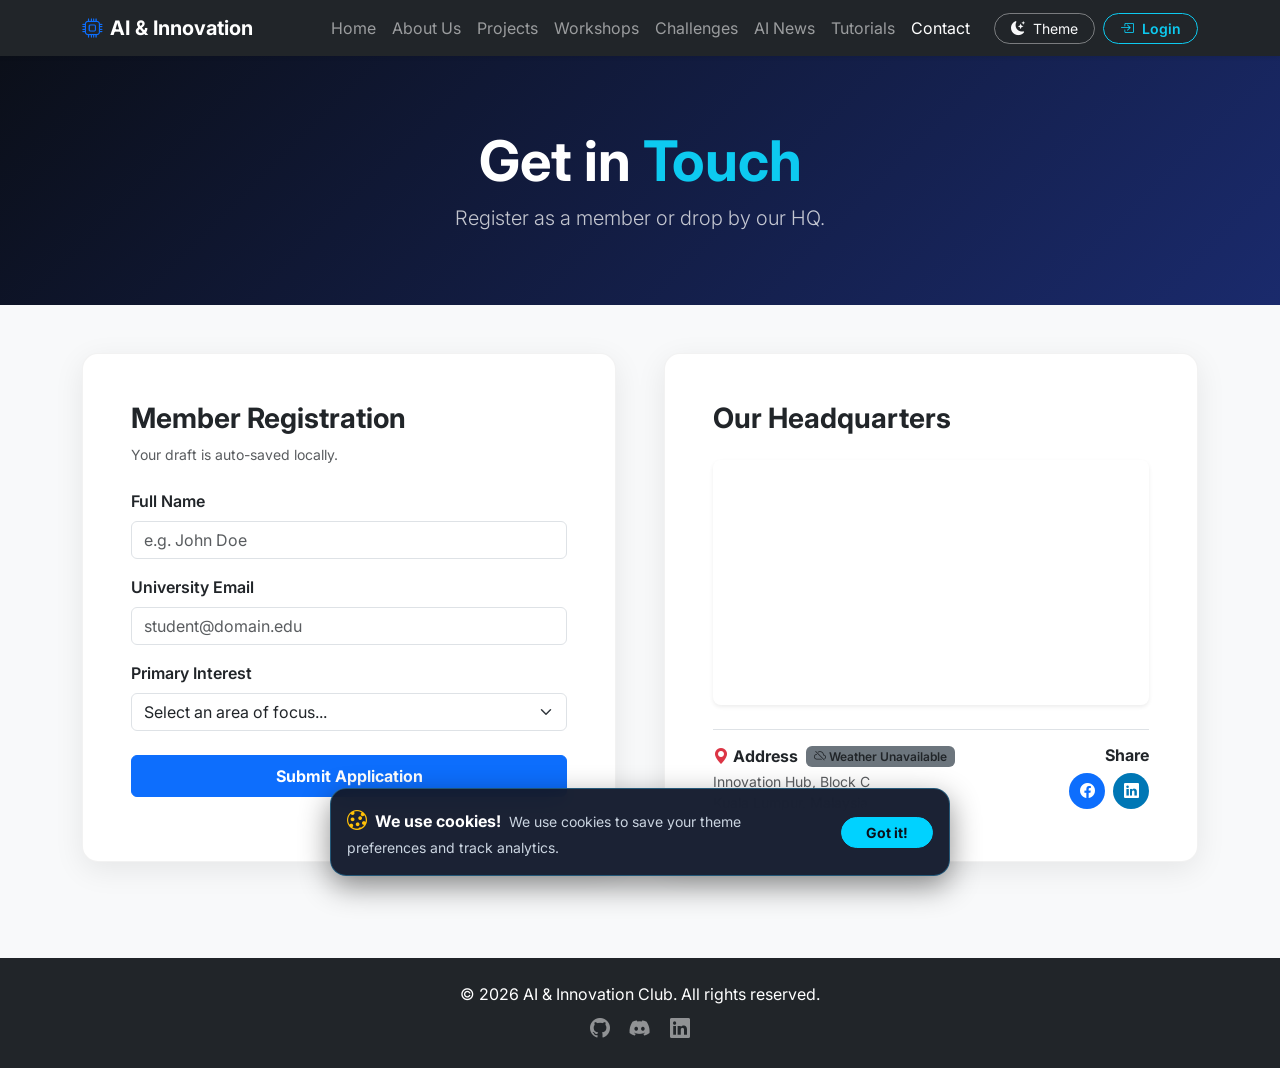
<file: contact.html>
<!DOCTYPE html>
<html lang="en">

<head>
    <meta charset="UTF-8">
    <meta name="viewport" content="width=device-width, initial-scale=1.0">
    <title>Contact Us - AI & Innovation Club</title>

    <link rel="preconnect" href="https://fonts.googleapis.com">
    <link rel="preconnect" href="https://fonts.gstatic.com" crossorigin>
    <link href="https://fonts.googleapis.com/css2?family=Inter:wght@300;400;600;800&display=swap" rel="stylesheet">

    <link href="https://cdn.jsdelivr.net/npm/bootstrap@5.3.0/dist/css/bootstrap.min.css" rel="stylesheet">
    <link rel="stylesheet" href="https://cdn.jsdelivr.net/npm/bootstrap-icons@1.11.1/font/bootstrap-icons.css">
    <link rel="stylesheet" href="css/style.css">
</head>

<body>
    <nav class="navbar navbar-expand-lg navbar-dark bg-dark sticky-top shadow-sm">
        <div class="container">
            <a class="navbar-brand fw-bold" href="index.html">
                <i class="bi bi-cpu me-2 text-primary"></i>AI & Innovation
            </a>
            <button class="navbar-toggler" type="button" data-bs-toggle="collapse" data-bs-target="#navbarNav">
                <span class="navbar-toggler-icon"></span>
            </button>
            <div class="collapse navbar-collapse" id="navbarNav">
                <ul class="navbar-nav ms-auto align-items-center">
                    <li class="nav-item"><a class="nav-link" href="index.html">Home</a></li>
                    <li class="nav-item"><a class="nav-link" href="about.html">About Us</a></li>
                    <li class="nav-item"><a class="nav-link" href="projects.html">Projects</a></li>
                    <li class="nav-item"><a class="nav-link" href="workshops.html">Workshops</a></li>
                    <li class="nav-item"><a class="nav-link" href="challenges.html">Challenges</a></li>
                    <li class="nav-item"><a class="nav-link" href="ai-news.html">AI News</a></li>
                    <li class="nav-item"><a class="nav-link" href="tutorials.html">Tutorials</a></li>
                    <li class="nav-item"><a class="nav-link active" href="contact.html">Contact</a></li>

                    <li class="nav-item ms-lg-3 mt-2 mt-lg-0">
                        <button id="theme-toggle" class="btn btn-outline-light btn-sm rounded-pill px-3">
                            <i class="bi bi-moon-stars-fill me-1"></i> Theme
                        </button>
                    </li>

                    <li class="nav-item ms-lg-2 mt-2 mt-lg-0 d-flex align-items-center" id="auth-nav-container">
                        <a class="btn btn-outline-info btn-sm rounded-pill px-3 fw-semibold" href="login.html">
                            <i class="bi bi-box-arrow-in-right me-1"></i> Login
                        </a>
                    </li>
                </ul>
            </div>
        </div>
    </nav>

    <header class="hero-section text-white d-flex align-items-center justify-content-center text-center py-5">
        <div class="container px-4 py-4">
            <h1 class="display-4 fw-bold mb-2">Get in <span class="text-info">Touch</span></h1>
            <p class="lead mb-0 opacity-75">Register as a member or drop by our HQ.</p>
        </div>
    </header>

    <section class="container py-5 mb-5">
        <div class="row g-5">
            <div class="col-lg-6">
                <div class="glass-card p-4 p-md-5 h-100">
                    <h3 class="fw-bold mb-2">Member Registration</h3>
                    <p class="text-muted small mb-4">Your draft is auto-saved locally. <span id="save-status"
                            class="text-success fw-bold" style="display:none;">Saved!</span></p>

                    <form id="registrationForm" class="needs-validation" novalidate>
                        <div class="mb-3">
                            <label class="form-label fw-semibold">Full Name</label>
                            <input type="text" class="form-control" id="fullName" placeholder="e.g. John Doe" required>
                            <div class="invalid-feedback">Please enter your full name.</div>
                            <div class="valid-feedback">Looks good!</div>
                        </div>
                        <div class="mb-3">
                            <label class="form-label fw-semibold">University Email</label>
                            <input type="email" class="form-control" id="userEmail" placeholder="student@domain.edu"
                                required>
                            <div class="invalid-feedback">Please provide a valid email address.</div>
                        </div>
                        <div class="mb-4">
                            <label class="form-label fw-semibold">Primary Interest</label>
                            <select class="form-select" id="primaryInterest" required>
                                <option value="" disabled selected>Select an area of focus...</option>
                                <option value="Machine Learning">Machine Learning</option>
                                <option value="Web Development & APIs">Web Development & APIs</option>
                                <option value="Robotics & Hardware">Robotics & Hardware</option>
                                <option value="Sustainability Tech">Sustainability Tech</option>
                            </select>
                            <div class="invalid-feedback">Please select your primary interest.</div>
                        </div>
                        <button type="submit" class="btn btn-primary w-100 fw-bold py-2">Submit Application</button>
                    </form>
                </div>
            </div>

            <div class="col-lg-6">
                <div class="glass-card p-4 p-md-5 h-100">
                    <h3 class="fw-bold mb-4">Our Headquarters</h3>

                    <div class="ratio ratio-16x9 mb-4 rounded-3 overflow-hidden shadow-sm">
                        <iframe
                            src="https://www.google.com/maps/embed?pb=!1m18!1m12!1m3!1d127482.68658826727!2d101.61694936306308!3d3.1385035544710183!2m3!1f0!2f0!3f0!3m2!1i1024!2i768!4f13.1!3m3!1m2!1s0x31cc362bfc0402ce%3A0xb5e0c52bb1978255!2sKuala%20Lumpur%2C%20Federal%20Territory%20of%20Kuala%20Lumpur!5e0!3m2!1sen!2smy!4v1716900000000!5m2!1sen!2smy"
                            allowfullscreen="" loading="lazy" referrerpolicy="no-referrer-when-downgrade"></iframe>
                    </div>

                    <div class="d-flex flex-wrap justify-content-between align-items-start gap-3 pt-3 border-top">
                        <div>
                            <h6 class="fw-bold mb-1 d-flex align-items-center flex-wrap gap-2">
                                <span><i class="bi bi-geo-alt-fill text-danger me-1"></i>Address</span>
                                <span id="api-weather-badge" class="badge bg-info text-dark fw-semibold">
                                    <i class="bi bi-hourglass-split spinner-border-sm"></i> Fetching weather...
                                </span>
                            </h6>
                            <p class="text-muted small mb-0">Innovation Hub, Block C<br>Kuala Lumpur, Malaysia</p>
                        </div>

                        <div class="text-end">
                            <h6 class="fw-bold mb-2">Share</h6>
                            <div class="d-flex justify-content-end align-items-center gap-2">
                                <a href="https://www.facebook.com/sharer/sharer.php?u=https://example.com"
                                    target="_blank" class="social-share-btn bg-primary text-decoration-none"
                                    title="Share on Facebook">
                                    <i class="bi bi-facebook"></i>
                                </a>
                                <a href="https://www.linkedin.com/sharing/share-offsite/?url=https://example.com"
                                    target="_blank" class="social-share-btn bg-linkedin text-decoration-none"
                                    title="Share on LinkedIn">
                                    <i class="bi bi-linkedin"></i>
                                </a>
                            </div>
                        </div>
                    </div>
                </div>
            </div>
    </section>

    <div id="cookie-banner" class="shadow-lg align-items-center justify-content-between rounded-4 p-3">
        <div class="mb-3 mb-md-0 me-md-4">
            <strong class="d-block d-md-inline mb-1 mb-md-0">
                <i class="bi bi-cookie me-2 text-warning fs-5"></i>We use cookies!
            </strong>
            <span class="small cookie-desc ms-md-1">We use cookies to save your theme preferences and track
                analytics.</span>
        </div>
        <button type="button" id="accept-cookies" class="btn btn-sm px-4 rounded-pill text-nowrap">
            Got it!
        </button>
    </div>

    <footer class="bg-dark text-white py-4 text-center mt-auto">
        <div class="container">
            <p class="mb-0">&copy; 2026 AI & Innovation Club. All rights reserved.</p>
            <div class="mt-2">
                <a href="contact.html" class="text-white-50 me-3 text-decoration-none"><i
                        class="bi bi-github fs-5"></i></a>
                <a href="contact.html" class="text-white-50 me-3 text-decoration-none"><i
                        class="bi bi-discord fs-5"></i></a>
                <a href="contact.html" class="text-white-50 text-decoration-none"><i
                        class="bi bi-linkedin fs-5"></i></a>
            </div>
        </div>
    </footer>

    <script src="https://cdn.jsdelivr.net/npm/bootstrap@5.3.0/dist/js/bootstrap.bundle.min.js"></script>
    <script src="https://code.jquery.com/jquery-3.6.4.min.js"></script>
    <script src="js/main.js"></script>

    <script>

        function initCookieBanner() {
            const banner = document.getElementById("cookie-banner");
            const acceptBtn = document.getElementById("accept-cookies");
            if (!banner || !acceptBtn) return;


            if (getCookie("siteConsent") === "accepted") {
                banner.style.setProperty("display", "none", "important");
                return;
            }


            banner.style.setProperty("display", "flex", "important");


            acceptBtn.onclick = function (e) {
                e.preventDefault();
                e.stopPropagation();
                setCookie("siteConsent", "accepted", 30);
                banner.style.setProperty("display", "none", "important");
            };
        }

        document.addEventListener("DOMContentLoaded", initCookieBanner);


        $(document).ready(function () {

            if (sessionStorage.getItem('draft_name')) $('#fullName').val(sessionStorage.getItem('draft_name'));
            if (sessionStorage.getItem('draft_email')) $('#userEmail').val(sessionStorage.getItem('draft_email'));
            if (sessionStorage.getItem('draft_interest')) $('#primaryInterest').val(sessionStorage.getItem('draft_interest'));


            $('#fullName, #userEmail, #primaryInterest').on('input change', function () {
                sessionStorage.setItem('draft_name', $('#fullName').val());
                sessionStorage.setItem('draft_email', $('#userEmail').val());
                sessionStorage.setItem('draft_interest', $('#primaryInterest').val());
                $('#save-status').stop(true, true).fadeIn(200).fadeOut(1500);
            });


            $('#registrationForm').on('submit', function (event) {
                if (!this.checkValidity()) {
                    event.preventDefault();
                    event.stopPropagation();
                } else {
                    event.preventDefault();
                    alert("Application Submitted Successfully!");
                    sessionStorage.removeItem('draft_name');
                    sessionStorage.removeItem('draft_email');
                    sessionStorage.removeItem('draft_interest');
                    this.reset();
                    $(this).removeClass('was-validated');
                    return;
                }
                $(this).addClass('was-validated');
            });

            // Fetch weather data for Kuala Lumpur using Open-Meteo API
            $.ajax({
                url: "https://api.open-meteo.com/v1/forecast?latitude=3.1390&longitude=101.6869&current_weather=true",
                method: "GET",
                success: function (response) {
                    let temp = response.current_weather.temperature;
                    $('#api-weather-badge')
                        .removeClass('bg-info text-dark')
                        .addClass('bg-primary text-white')
                        .html(`<i class="bi bi-thermometer-half"></i> KL Temp: ${temp}°C`);
                },
                error: function () {
                    $('#api-weather-badge')
                        .removeClass('bg-info')
                        .addClass('bg-secondary')
                        .html(`<i class="bi bi-cloud-slash"></i> Weather Unavailable`);
                }
            });
        });
    </script>
</body>

</html>
</file>
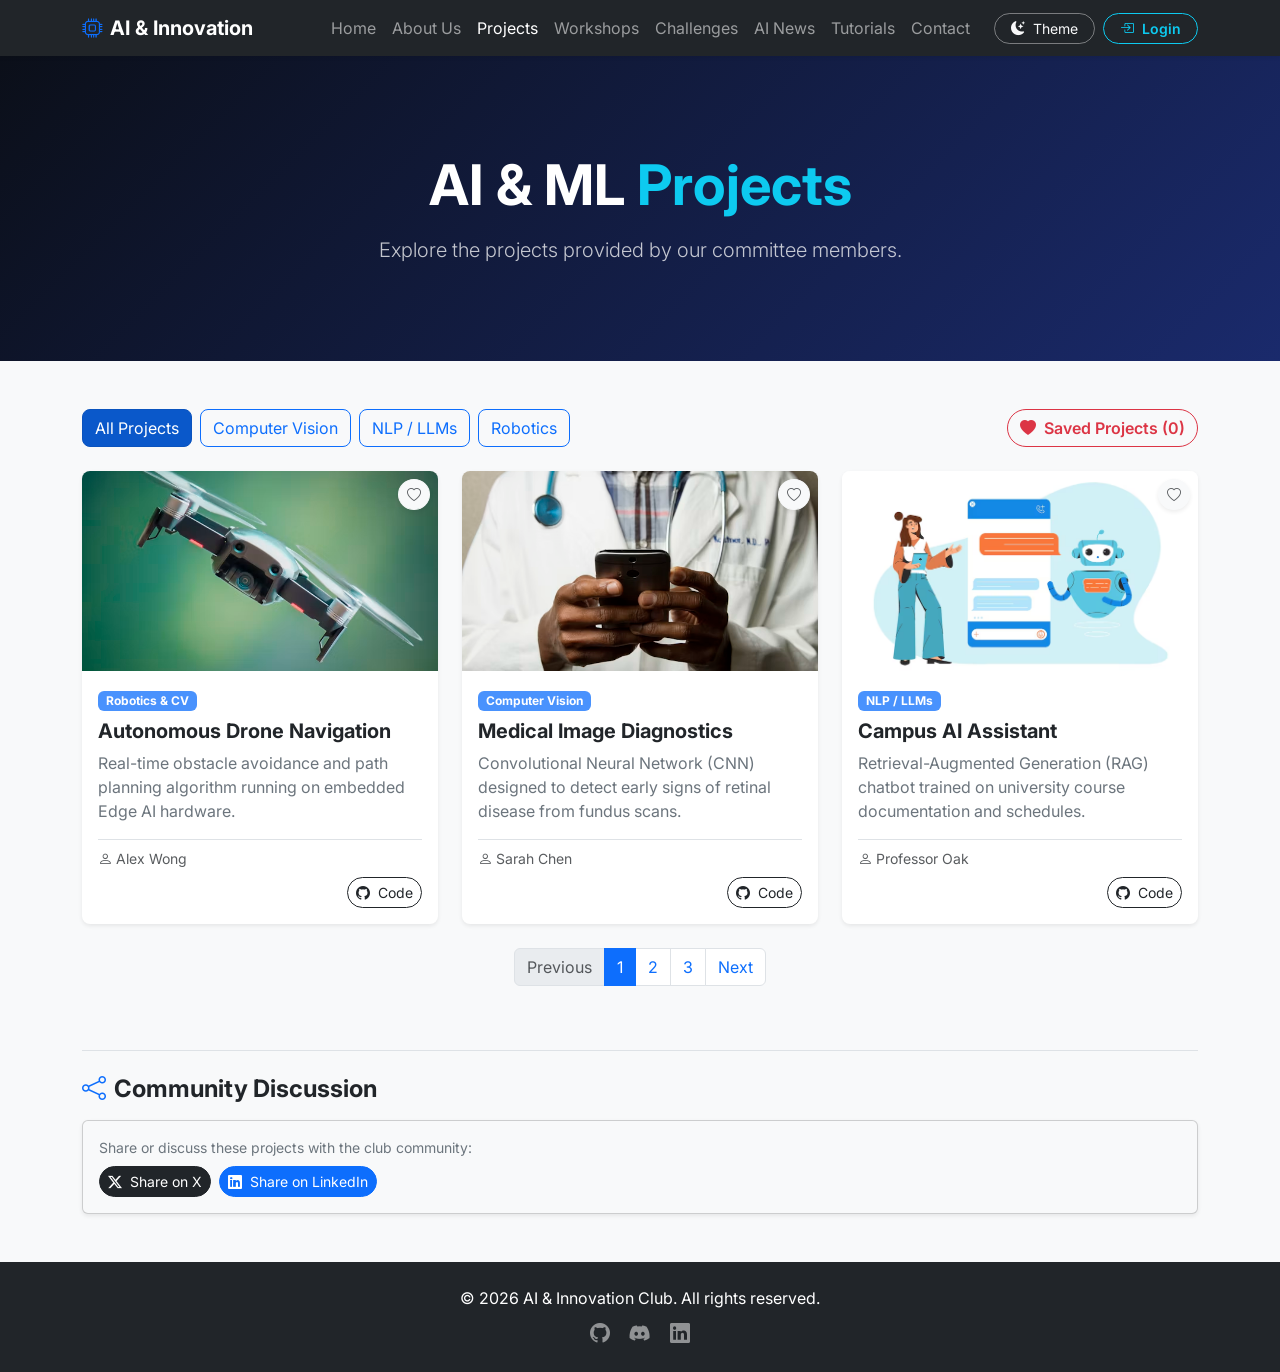
<file: projects.html>
<!DOCTYPE html>
<html lang="en">

<head>
    <meta charset="UTF-8">
    <meta name="viewport" content="width=device-width, initial-scale=1.0">
    <title>Projects - AI & Innovation Club</title>

    <link rel="preconnect" href="https://fonts.googleapis.com">
    <link rel="preconnect" href="https://fonts.gstatic.com" crossorigin>
    <link href="https://fonts.googleapis.com/css2?family=Inter:wght@300;400;600;800&display=swap" rel="stylesheet">

    <link href="https://cdn.jsdelivr.net/npm/bootstrap@5.3.0/dist/css/bootstrap.min.css" rel="stylesheet">
    <link rel="stylesheet" href="https://cdn.jsdelivr.net/npm/bootstrap-icons@1.11.1/font/bootstrap-icons.css">
    <link rel="stylesheet" href="css/style.css">

    <script src="https://code.jquery.com/jquery-3.7.1.min.js"></script>
</head>

<body>
    <nav class="navbar navbar-expand-lg navbar-dark bg-dark sticky-top shadow-sm">
        <div class="container">
            <a class="navbar-brand fw-bold" href="index.html">
                <i class="bi bi-cpu me-2 text-primary"></i>AI & Innovation
            </a>
            <button class="navbar-toggler" type="button" data-bs-toggle="collapse" data-bs-target="#navbarNav">
                <span class="navbar-toggler-icon"></span>
            </button>
            <div class="collapse navbar-collapse" id="navbarNav">
                <ul class="navbar-nav ms-auto align-items-center">
                    <li class="nav-item"><a class="nav-link" href="index.html">Home</a></li>
                    <li class="nav-item"><a class="nav-link" href="about.html">About Us</a></li>
                    <li class="nav-item"><a class="nav-link active" href="projects.html">Projects</a></li>
                    <li class="nav-item"><a class="nav-link" href="workshops.html">Workshops</a></li>
                    <li class="nav-item"><a class="nav-link" href="challenges.html">Challenges</a></li>
                    <li class="nav-item"><a class="nav-link" href="ai-news.html">AI News</a></li>
                    <li class="nav-item"><a class="nav-link" href="tutorials.html">Tutorials</a></li>
                    <li class="nav-item"><a class="nav-link" href="contact.html">Contact</a></li>

                    <li class="nav-item ms-lg-3 mt-2 mt-lg-0">
                        <button id="theme-toggle" class="btn btn-outline-light btn-sm rounded-pill px-3">
                            <i class="bi bi-moon-stars-fill me-1"></i> Theme
                        </button>
                    </li>

                    <li class="nav-item ms-lg-2 mt-2 mt-lg-0 d-flex align-items-center" id="auth-nav-container">
                        <a class="btn btn-outline-info btn-sm rounded-pill px-3 fw-semibold" href="login.html">
                            <i class="bi bi-box-arrow-in-right me-1"></i> Login
                        </a>
                    </li>
                </ul>
            </div>
        </div>
    </nav>

    <header class="hero-section text-white d-flex align-items-center justify-content-center text-center py-5">
        <div class="container px-4 py-5">
            <h1 class="display-4 fw-bold mb-3">AI & ML <span class="text-info">Projects</span></h1>
            <p class="lead mb-0 opacity-75 mx-auto" style="max-width: 600px;">
                Explore the projects provided by our committee members.
            </p>
        </div>
    </header>

    <main class="container my-5">
        <div class="d-flex flex-wrap justify-content-between align-items-center mb-4 gap-3">
            <div class="d-flex flex-wrap gap-2" id="filter-buttons">
                <button type="button" class="btn btn-primary filter-btn rounded-3 active" data-filter="all">All
                    Projects</button>
                <button type="button" class="btn btn-outline-primary filter-btn rounded-3" data-filter="cv">Computer
                    Vision</button>
                <button type="button" class="btn btn-outline-primary filter-btn rounded-3" data-filter="nlp">NLP /
                    LLMs</button>
                <button type="button" class="btn btn-outline-primary filter-btn rounded-3"
                    data-filter="robotics">Robotics</button>
            </div>
            <button id="show-saved-btn" class="btn btn-outline-danger rounded-pill fw-semibold">
                <i class="bi bi-heart-fill me-1"></i> Saved Projects (<span id="saved-count">0</span>)
            </button>
        </div>

        <div class="row g-4" id="projects-container">

        </div>

        <section class="mt-5 pt-4 border-top">
            <h4 class="fw-bold mb-3"><i class="bi bi-share me-2 text-primary"></i>Community Discussion</h4>
            <div class="card p-3 shadow-sm bg-body-tertiary">
                <p class="small text-secondary mb-2">Share or discuss these projects with the club community:</p>
                <div class="d-flex gap-2 flex-wrap">
                    <a href="https://twitter.com/intent/tweet?text=Check%20out%20these%20AI%20projects!" target="_blank"
                        class="btn btn-sm btn-dark rounded-pill">
                        <i class="bi bi-twitter-x me-1"></i> Share on X
                    </a>
                    <a href="https://www.linkedin.com/sharing/share-offsite/" target="_blank"
                        class="btn btn-sm btn-primary rounded-pill">
                        <i class="bi bi-linkedin me-1"></i> Share on LinkedIn
                    </a>
                </div>
            </div>
        </section>
    </main>

    <footer class="bg-dark text-white py-4 text-center">
        <div class="container">
            <p class="mb-0">&copy; 2026 AI & Innovation Club. All rights reserved.</p>
            <div class="mt-2">
                <a href="contact.html" class="text-white-50 me-3 text-decoration-none"><i
                        class="bi bi-github fs-5"></i></a>
                <a href="contact.html" class="text-white-50 me-3 text-decoration-none"><i
                        class="bi bi-discord fs-5"></i></a>
                <a href="contact.html" class="text-white-50 text-decoration-none"><i
                        class="bi bi-linkedin fs-5"></i></a>
            </div>
        </div>
    </footer>

    <script src="https://cdn.jsdelivr.net/npm/bootstrap@5.3.0/dist/js/bootstrap.bundle.min.js"></script>
    <script src="js/main.js"></script>

    <script>
        const projects = [
            {
                id: "proj-1",
                title: "Autonomous Drone Navigation",
                category: "robotics",
                badge: "Robotics & CV",
                author: "Alex Wong",
                description: "Real-time obstacle avoidance and path planning algorithm running on embedded Edge AI hardware.",
                image: "image/project.drone.avif",
                repoPath: "facebookresearch/detectron2"
            },
            {
                id: "proj-2",
                title: "Medical Image Diagnostics",
                category: "cv",
                badge: "Computer Vision",
                author: "Sarah Chen",
                description: "Convolutional Neural Network (CNN) designed to detect early signs of retinal disease from fundus scans.",
                image: "image/project.medical.avif",
                repoPath: "opencv/opencv"
            },
            {
                id: "proj-3",
                title: "Campus AI Assistant",
                category: "nlp",
                badge: "NLP / LLMs",
                author: "Professor Oak",
                description: "Retrieval-Augmented Generation (RAG) chatbot trained on university course documentation and schedules.",
                image: "image/project.campusAI.avif",
                repoPath: "langchain-ai/langchain"
            },
            {
                id: "proj-4",
                title: "Real-time Emotion Detector",
                category: "cv",
                badge: "Computer Vision",
                author: "Priya Patel",
                description: "Facial landmark tracking combined with lightweight classification models running directly in web browsers.",
                image: "image/project.emotion.avif",
                repoPath: "justadudewhohacks/face-api.js"
            },
            {
                id: "proj-5",
                title: "Sudoku Solver with Java GUI",
                category: "nlp",
                badge: "NLP",
                author: "Saltdoor0409",
                description: "Fine-tuned open-source algorithm that automatically solves Sudoku puzzles.",
                image: "image/project.code.avif",
                repoPath: "Saltdoor0409/Sudoku-Solver-with-Java-GUI-Version-"
            },
            {
                id: "proj-6",
                title: "Robotic Arm Sorting System",
                category: "robotics",
                badge: "Robotics",
                author: "Rick Sanchez",
                description: "Industrial arm powered by reinforcement learning to automatically categorize recyclable materials.",
                image: "image/project.robot.png",
                repoPath: "ros-planning/moveit"
            },
            {
                id: "proj-7",
                title: "IntelliLab",
                category: "nlp",
                badge: "LLMs",
                author: "Wong Yan Kai",
                description: "A project built for Artificial Intelligence.",
                image: "image/project.intelli.jpg",
                repoPath: "wongyankaiUtar/intellilab-society"
            }
        ];

        function setCookie(name, value, days) {
            const d = new Date();
            d.setTime(d.getTime() + (days * 24 * 60 * 60 * 1000));
            document.cookie = `${name}=${value};expires=${d.toUTCString()};path=/`;
        }

        function getCookie(name) {
            const nameEQ = name + "=";
            const ca = document.cookie.split(';');
            for (let i = 0; i < ca.length; i++) {
                let c = ca[i].trim();
                if (c.indexOf(nameEQ) === 0) return c.substring(nameEQ.length, c.length);
            }
            return null;
        }

        const LOCAL_STORAGE_KEY = 'ai_club_favorite_projects';
        function getSavedProjects() {
            const saved = localStorage.getItem(LOCAL_STORAGE_KEY);
            return saved ? JSON.parse(saved) : [];
        }

        function saveProjectsToStorage(savedArray) {
            localStorage.setItem(LOCAL_STORAGE_KEY, JSON.stringify(savedArray));
            updateSavedBadgeCount();
        }

        function toggleFavorite(projectId) {
            let saved = getSavedProjects();
            if (saved.includes(projectId)) {
                saved = saved.filter(id => id !== projectId);
            } else {
                saved.push(projectId);
            }
            saveProjectsToStorage(saved);
            renderProjects();
        }

        function updateSavedBadgeCount() {
            const saved = getSavedProjects();
            $('#saved-count').text(saved.length);
        }

        let currentFilter = sessionStorage.getItem('proj_filter') || 'all';
        let showOnlySaved = false;
        let currentPage = 1;
        const itemsPerPage = 3;

        function fetchRepoMetrics(repoPath, cardId) {
            $.ajax({
                url: `https://api.github.com/repos/${repoPath}`,
                type: 'GET',
                dataType: 'json',
                success: function (data) {
                    $(`#api-stats-${cardId}`).html(`
                        <span class="badge bg-dark me-1"><i class="bi bi-star-fill text-warning me-1"></i>${data.stargazers_count}</span>
                        <span class="badge bg-dark me-1"><i class="bi bi-diagram-2 me-1"></i>${data.forks_count}</span>
                        <a href="${data.html_url}" target="_blank" class="btn btn-sm btn-outline-dark rounded-pill ms-auto">
                            <i class="bi bi-github me-1"></i> Code
                        </a>
                    `);
                },
                error: function () {
                    $(`#api-stats-${cardId}`).html(`
                        <a href="https://github.com/${repoPath}" target="_blank" class="btn btn-sm btn-outline-dark rounded-pill ms-auto">
                            <i class="bi bi-github me-1"></i> Code
                        </a>
                    `);
                }
            });
        }

        function renderProjects() {
            const $container = $('#projects-container');
            const savedIds = getSavedProjects();

            const filteredProjects = projects.filter(project => {
                const matchesCategory = (currentFilter === 'all' || project.category === currentFilter);
                const matchesSaved = showOnlySaved ? savedIds.includes(project.id) : true;
                return matchesCategory && matchesSaved;
            });

            if (filteredProjects.length === 0) {
                $container.html(`
                    <div class="col-12 text-center py-5">
                        <i class="bi bi-journal-x display-1 text-muted"></i>
                        <h4 class="mt-3 text-muted">No projects found.</h4>
                        <p class="text-secondary">${showOnlySaved ? "You haven't saved any projects in this category yet." : "Check back later for new updates!"}</p>
                    </div>
                `);
                return;
            }

            const totalPages = Math.ceil(filteredProjects.length / itemsPerPage);
            if (currentPage > totalPages) currentPage = 1;

            const startIndex = (currentPage - 1) * itemsPerPage;
            const paginatedProjects = filteredProjects.slice(startIndex, startIndex + itemsPerPage);

            const cardsHTML = paginatedProjects.map(project => {
                const isSaved = savedIds.includes(project.id);
                return `
                    <div class="col-md-6 col-lg-4">
                        <div class="card h-100 shadow-sm project-card position-relative border-0 rounded-3">
                            <button 
                                class="btn btn-sm btn-light position-absolute top-0 end-0 m-2 rounded-circle shadow-sm ${isSaved ? 'text-danger' : 'text-muted'}" 
                                onclick="toggleFavorite('${project.id}')"
                                title="${isSaved ? 'Remove from favorites' : 'Bookmark project'}"
                                style="z-index: 2;"
                            >
                                <i class="bi ${isSaved ? 'bi-heart-fill' : 'bi-heart'}"></i>
                            </button>
                            <img src="${project.image}" class="card-img-top rounded-top-3" alt="${project.title}" style="height: 200px; object-fit: cover;">
                            <div class="card-body d-flex flex-column">
                                <div class="mb-2">
                                    <span class="badge bg-primary opacity-75">${project.badge}</span>
                                </div>
                                <h5 class="card-title fw-bold">${project.title}</h5>
                                <p class="card-text text-secondary flex-grow-1">${project.description}</p>
                                <div class="pt-2 border-top mt-auto">
                                    <small class="text-muted d-block mb-2"><i class="bi bi-person me-1"></i>${project.author}</small>
                                    <div class="d-flex align-items-center" id="api-stats-${project.id}">
                                        <span class="spinner-border spinner-border-sm text-secondary" role="status"></span>
                                    </div>
                                </div>
                            </div>
                        </div>
                    </div>
                `;
            }).join('');

            let paginationHTML = '';
            if (totalPages > 1) {
                paginationHTML = `
                    <div class="col-12 mt-4 d-flex justify-content-center">
                        <nav aria-label="Page navigation">
                            <ul class="pagination">
                                <li class="page-item ${currentPage === 1 ? 'disabled' : ''}">
                                    <button class="page-link" onclick="changePage(${currentPage - 1})">Previous</button>
                                </li>
                                ${Array.from({ length: totalPages }, (_, i) => `
                                    <li class="page-item ${currentPage === i + 1 ? 'active' : ''}">
                                        <button class="page-link" onclick="changePage(${i + 1})">${i + 1}</button>
                                    </li>
                                `).join('')}
                                <li class="page-item ${currentPage === totalPages ? 'disabled' : ''}">
                                    <button class="page-link" onclick="changePage(${currentPage + 1})">Next</button>
                                </li>
                            </ul>
                        </nav>
                    </div>
                `;
            }

            $container.html(cardsHTML + paginationHTML);
            paginatedProjects.forEach(p => fetchRepoMetrics(p.repoPath, p.id));
        }

        function changePage(pageNumber) {
            currentPage = pageNumber;
            renderProjects();
            window.scrollTo({ top: 0, behavior: 'smooth' });
        }

        $(document).ready(function () {
            setCookie('last_visited_page', 'projects.html', 7);
            updateSavedBadgeCount();

            $(`.filter-btn[data-filter="${currentFilter}"]`).removeClass('btn-outline-primary').addClass('btn-primary active');

            $('#filter-buttons').on('click', '.filter-btn', function () {
                $('.filter-btn').removeClass('btn-primary active').addClass('btn-outline-primary');
                $(this).removeClass('btn-outline-primary').addClass('btn-primary active');

                currentFilter = $(this).attr('data-filter');
                sessionStorage.setItem('proj_filter', currentFilter);
                currentPage = 1;
                renderProjects();
            });

            $('#show-saved-btn').on('click', function () {
                showOnlySaved = !showOnlySaved;
                $(this).toggleClass('btn-outline-danger btn-danger');
                currentPage = 1;
                renderProjects();
            });

            renderProjects();
        });
    </script>
</body>

</html>
</file>
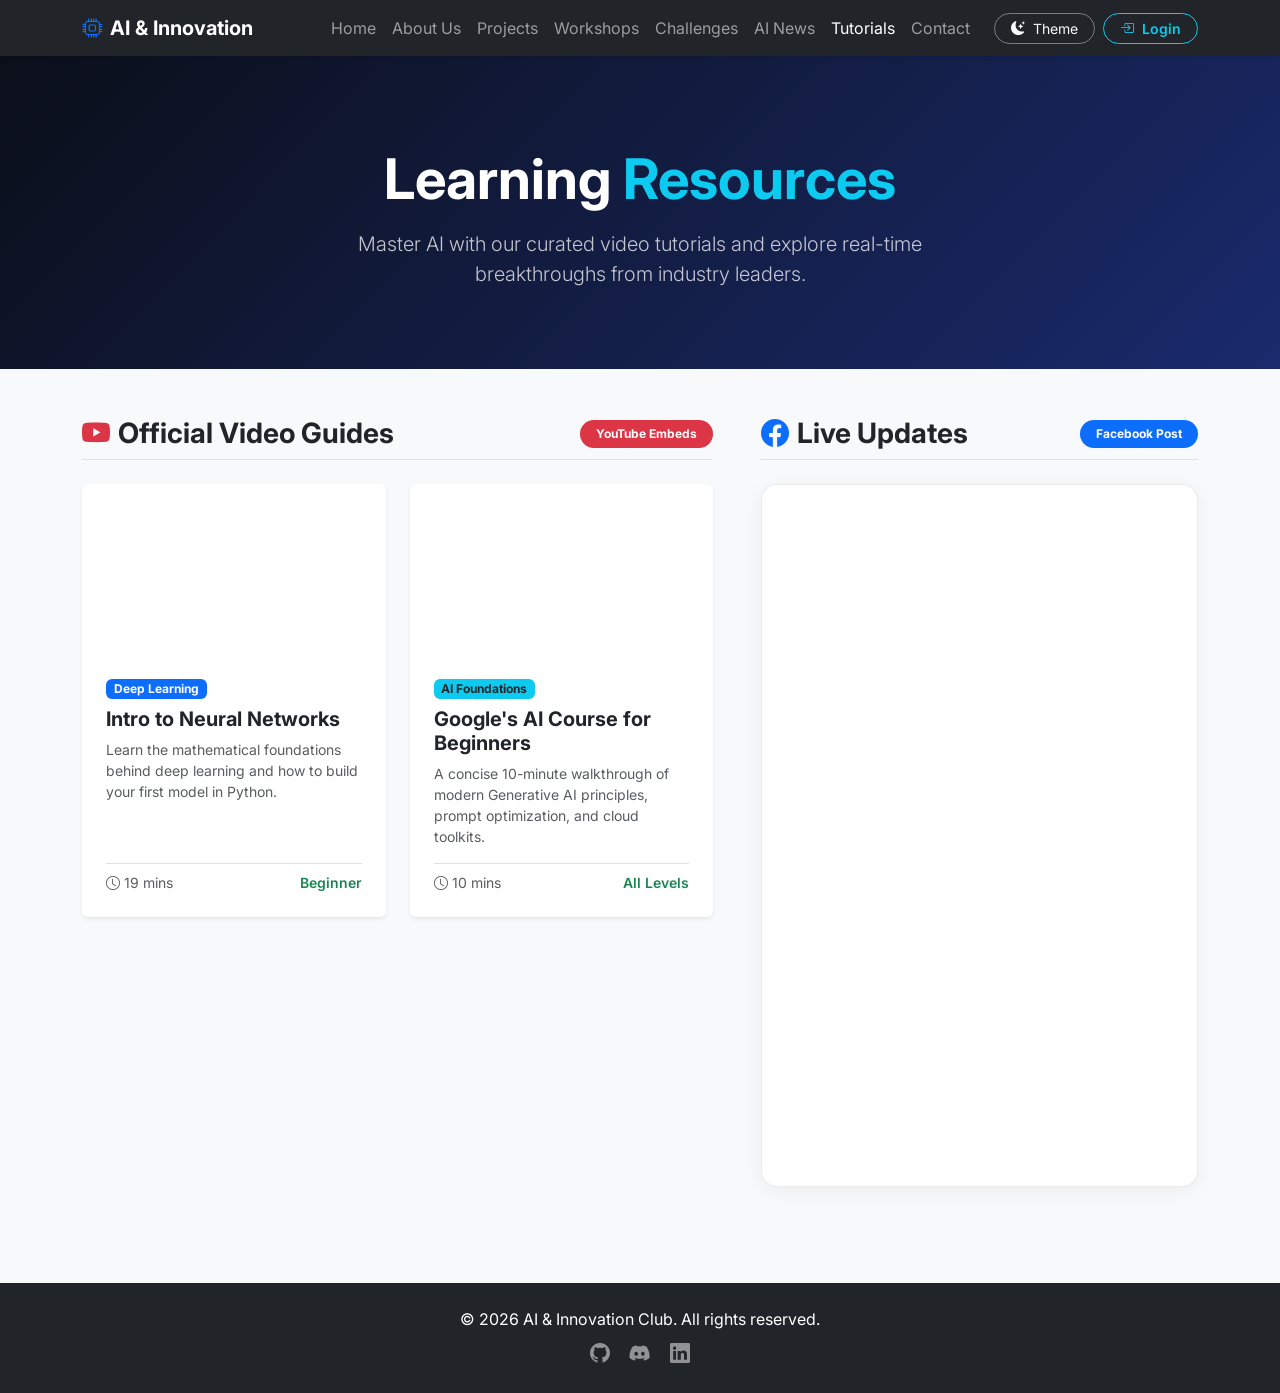
<file: tutorials.html>
<!DOCTYPE html>
<html lang="en">

<head>
    <meta charset="UTF-8">
    <meta name="viewport" content="width=device-width, initial-scale=1.0">
    <title>Tutorials - AI & Innovation Club</title>

    <link rel="preconnect" href="https://fonts.googleapis.com">
    <link rel="preconnect" href="https://fonts.gstatic.com" crossorigin>
    <link href="https://fonts.googleapis.com/css2?family=Inter:wght@300;400;600;700;800&display=swap" rel="stylesheet">

    <link href="https://cdn.jsdelivr.net/npm/bootstrap@5.3.0/dist/css/bootstrap.min.css" rel="stylesheet">
    <link rel="stylesheet" href="https://cdn.jsdelivr.net/npm/bootstrap-icons@1.11.1/font/bootstrap-icons.css">
    <link rel="stylesheet" href="css/style.css">

    <style>
        .fb-embed-container {
            display: flex;
            justify-content: center;
            background: var(--card-bg);
            padding: 15px;
            border-radius: 16px;
            box-shadow: 0 4px 20px rgba(0, 0, 0, 0.05);
            border: 1px solid rgba(0, 0, 0, 0.08);
            overflow: hidden;
        }

        body.dark-mode .fb-embed-container {
            background-color: #1e2430;
            border: 1px solid rgba(255, 255, 255, 0.12);
        }

        .fb-embed-container iframe {
            max-width: 100% !important;
        }
    </style>
</head>

<body>
    <nav class="navbar navbar-expand-lg navbar-dark bg-dark sticky-top shadow-sm">
        <div class="container">
            <a class="navbar-brand fw-bold" href="index.html">
                <i class="bi bi-cpu me-2 text-primary"></i>AI & Innovation
            </a>
            <button class="navbar-toggler" type="button" data-bs-toggle="collapse" data-bs-target="#navbarNav">
                <span class="navbar-toggler-icon"></span>
            </button>
            <div class="collapse navbar-collapse" id="navbarNav">
                <ul class="navbar-nav ms-auto align-items-center">
                    <li class="nav-item"><a class="nav-link" href="index.html">Home</a></li>
                    <li class="nav-item"><a class="nav-link" href="about.html">About Us</a></li>
                    <li class="nav-item"><a class="nav-link" href="projects.html">Projects</a></li>
                    <li class="nav-item"><a class="nav-link" href="workshops.html">Workshops</a></li>
                    <li class="nav-item"><a class="nav-link" href="challenges.html">Challenges</a></li>
                    <li class="nav-item"><a class="nav-link" href="ai-news.html">AI News</a></li>
                    <li class="nav-item"><a class="nav-link active" href="tutorials.html">Tutorials</a></li>
                    <li class="nav-item"><a class="nav-link" href="contact.html">Contact</a></li>

                    <li class="nav-item ms-lg-3 mt-2 mt-lg-0">
                        <button id="theme-toggle" class="btn btn-outline-light btn-sm rounded-pill px-3">
                            <i class="bi bi-moon-stars-fill me-1"></i> Theme
                        </button>
                    </li>

                    <li class="nav-item ms-lg-2 mt-2 mt-lg-0 d-flex align-items-center" id="auth-nav-container">
                        <a class="btn btn-outline-info btn-sm rounded-pill px-3 fw-semibold" href="login.html">
                            <i class="bi bi-box-arrow-in-right me-1"></i> Login
                        </a>
                    </li>
                </ul>
            </div>
        </div>
    </nav>

    <header class="hero-section text-white text-center">
        <div class="container px-4">
            <h1 class="display-4 fw-bold mb-3">Learning <span class="text-info">Resources</span></h1>
            <p class="lead mb-0 opacity-75 mx-auto" style="max-width: 650px;">
                Master AI with our curated video tutorials and explore real-time breakthroughs from industry leaders.
            </p>
        </div>
    </header>

    <main class="container py-5 mb-5">
        <div class="row g-5 align-items-start">
            <div class="col-lg-7">
                <div class="d-flex align-items-center justify-content-between mb-4 border-bottom pb-2">
                    <h3 class="fw-bold mb-0">
                        <i class="bi bi-youtube text-danger me-2"></i>Official Video Guides
                    </h3>
                    <span class="badge bg-danger rounded-pill px-3 py-2">YouTube Embeds</span>
                </div>
                
                <div class="row g-4">
                    <div class="col-12 col-md-6 col-lg-12 col-xl-6">
                        <div class="card feature-card shadow-sm h-100 overflow-hidden">
                            <div class="ratio ratio-16x9">
                                <iframe src="https://www.youtube.com/embed/aircAruvnKk?rel=0" title="Intro to Neural Networks" allow="accelerometer; autoplay; clipboard-write; encrypted-media; gyroscope; picture-in-picture" allowfullscreen></iframe>
                            </div>
                            <div class="card-body p-4 d-flex flex-column">
                                <span class="badge bg-primary w-auto align-self-start mb-2">Deep Learning</span>
                                <h5 class="fw-bold mb-2">Intro to Neural Networks</h5>
                                <p class="text-muted small mb-3">Learn the mathematical foundations behind deep learning and how to build your first model in Python.</p>
                                <div class="mt-auto pt-2 border-top d-flex justify-content-between align-items-center text-muted small">
                                    <span><i class="bi bi-clock me-1"></i>19 mins</span>
                                    <span class="text-success fw-semibold">Beginner</span>
                                </div>
                            </div>
                        </div>
                    </div>

                    <div class="col-12 col-md-6 col-lg-12 col-xl-6">
                        <div class="card feature-card shadow-sm h-100 overflow-hidden">
                            <div class="ratio ratio-16x9">
                                <iframe src="https://www.youtube.com/embed/Yq0QkCxoTHM?rel=0" title="Google's AI Course for Beginners" allow="accelerometer; autoplay; clipboard-write; encrypted-media; gyroscope; picture-in-picture" allowfullscreen></iframe>
                            </div>
                            <div class="card-body p-4 d-flex flex-column">
                                <span class="badge bg-info text-dark w-auto align-self-start mb-2">AI Foundations</span>
                                <h5 class="fw-bold mb-2">Google's AI Course for Beginners</h5>
                                <p class="text-muted small mb-3">A concise 10-minute walkthrough of modern Generative AI principles, prompt optimization, and cloud toolkits.</p>
                                <div class="mt-auto pt-2 border-top d-flex justify-content-between align-items-center text-muted small">
                                    <span><i class="bi bi-clock me-1"></i>10 mins</span>
                                    <span class="text-success fw-semibold">All Levels</span>
                                </div>
                            </div>
                        </div>
                    </div>
                </div>
            </div>

            <div class="col-lg-5">
                <div class="d-flex align-items-center justify-content-between mb-4 border-bottom pb-2">
                    <h3 class="fw-bold mb-0">
                        <i class="bi bi-facebook text-primary me-2"></i>Live Updates
                    </h3>
                    <span class="badge bg-primary rounded-pill px-3 py-2">Facebook Post</span>
                </div>

                <div class="fb-embed-container">
                    <iframe 
                        src="https://www.facebook.com/plugins/post.php?href=https%3A%2F%2Fwww.facebook.com%2Fmetaai%2Fposts%2Fpfbid0UwxDk2xBRrm5qmBFXgdnwqygPk7uBHKWHaYQX2S1HtaERme76SR4eYkwyTr4XNBil&show_text=true&width=500" 
                        width="500" 
                        height="671" 
                        style="border:none;overflow:hidden" 
                        scrolling="no" 
                        frameborder="0" 
                        allowfullscreen="true" 
                        allow="autoplay; clipboard-write; encrypted-media; picture-in-picture; web-share">
                    </iframe>
                </div>
            </div>
        </div>
    </main>

    <footer class="bg-dark text-white py-4 text-center mt-auto">
        <div class="container">
            <p class="mb-0">&copy; 2026 AI & Innovation Club. All rights reserved.</p>
            <div class="mt-2">
                <a href="contact.html" class="text-white-50 me-3 text-decoration-none"><i class="bi bi-github fs-5"></i></a>
                <a href="contact.html" class="text-white-50 me-3 text-decoration-none"><i class="bi bi-discord fs-5"></i></a>
                <a href="contact.html" class="text-white-50 text-decoration-none"><i class="bi bi-linkedin fs-5"></i></a>
            </div>
        </div>
    </footer>

    <script src="https://cdn.jsdelivr.net/npm/bootstrap@5.3.0/dist/js/bootstrap.bundle.min.js"></script>
    <script src="js/main.js"></script>
</body>

</html>
</file>
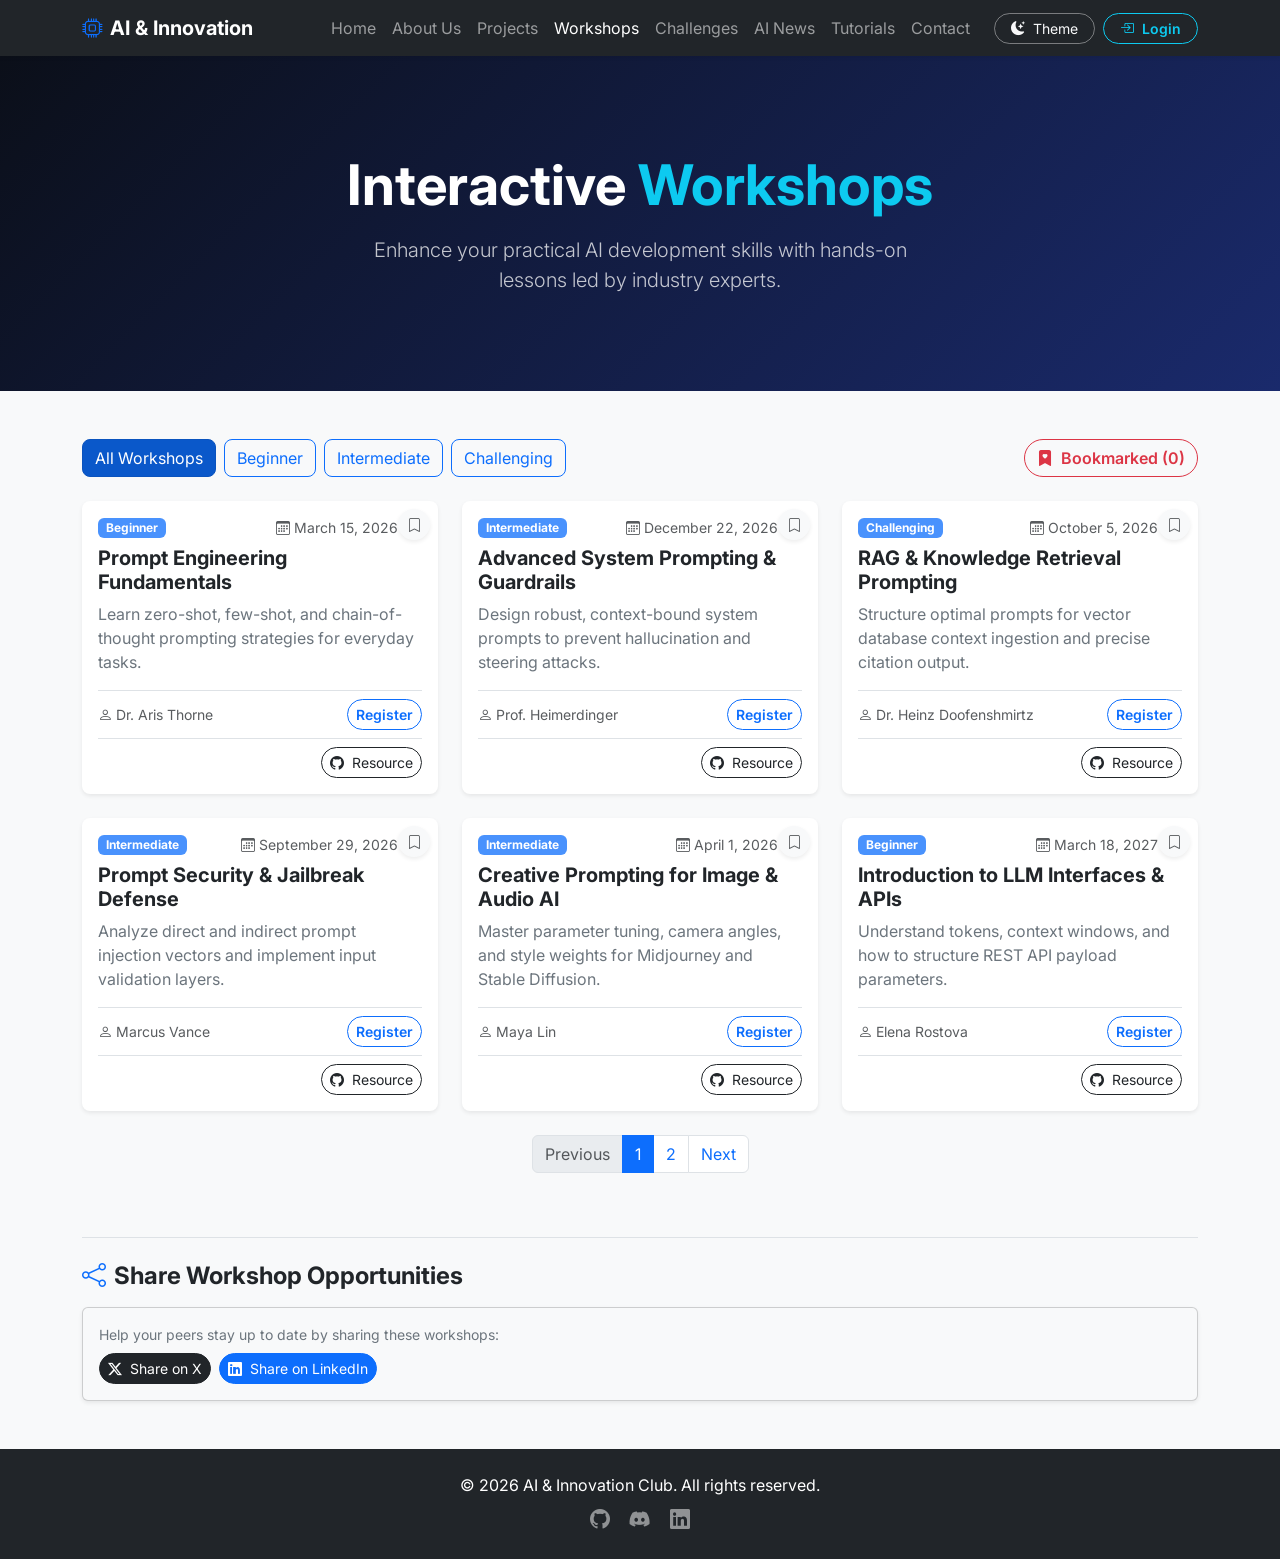
<file: workshops.html>
<!DOCTYPE html>
<html lang="en">

<head>
    <meta charset="UTF-8">
    <meta name="viewport" content="width=device-width, initial-scale=1.0">
    <title>Workshops - AI & Innovation Club</title>

    <link rel="preconnect" href="https://fonts.googleapis.com">
    <link rel="preconnect" href="https://fonts.gstatic.com" crossorigin>
    <link href="https://fonts.googleapis.com/css2?family=Inter:wght@300;400;600;800&display=swap" rel="stylesheet">

    <link href="https://cdn.jsdelivr.net/npm/bootstrap@5.3.0/dist/css/bootstrap.min.css" rel="stylesheet">
    <link rel="stylesheet" href="https://cdn.jsdelivr.net/npm/bootstrap-icons@1.11.1/font/bootstrap-icons.css">
    <link rel="stylesheet" href="css/style.css">

    <script src="https://code.jquery.com/jquery-3.7.1.min.js"></script>
</head>

<body>
    <nav class="navbar navbar-expand-lg navbar-dark bg-dark sticky-top shadow-sm">
        <div class="container">
            <a class="navbar-brand fw-bold" href="index.html">
                <i class="bi bi-cpu me-2 text-primary"></i>AI & Innovation
            </a>
            <button class="navbar-toggler" type="button" data-bs-toggle="collapse" data-bs-target="#navbarNav">
                <span class="navbar-toggler-icon"></span>
            </button>
            <div class="collapse navbar-collapse" id="navbarNav">
                <ul class="navbar-nav ms-auto align-items-center">
                    <li class="nav-item"><a class="nav-link" href="index.html">Home</a></li>
                    <li class="nav-item"><a class="nav-link" href="about.html">About Us</a></li>
                    <li class="nav-item"><a class="nav-link" href="projects.html">Projects</a></li>
                    <li class="nav-item"><a class="nav-link active" href="workshops.html">Workshops</a></li>
                    <li class="nav-item"><a class="nav-link" href="challenges.html">Challenges</a></li>
                    <li class="nav-item"><a class="nav-link" href="ai-news.html">AI News</a></li>
                    <li class="nav-item"><a class="nav-link" href="tutorials.html">Tutorials</a></li>
                    <li class="nav-item"><a class="nav-link" href="contact.html">Contact</a></li>

                    <li class="nav-item ms-lg-3 mt-2 mt-lg-0">
                        <button id="theme-toggle" class="btn btn-outline-light btn-sm rounded-pill px-3">
                            <i class="bi bi-moon-stars-fill me-1"></i> Theme
                        </button>
                    </li>

                    <li class="nav-item ms-lg-2 mt-2 mt-lg-0 d-flex align-items-center" id="auth-nav-container">
                        <a class="btn btn-outline-info btn-sm rounded-pill px-3 fw-semibold" href="login.html">
                            <i class="bi bi-box-arrow-in-right me-1"></i> Login
                        </a>
                    </li>
                </ul>
            </div>
        </div>
    </nav>

    <header class="hero-section text-white d-flex align-items-center justify-content-center text-center py-5">
        <div class="container px-4 py-5">
            <h1 class="display-4 fw-bold mb-3">Interactive <span class="text-info">Workshops</span></h1>
            <p class="lead mb-0 opacity-75 mx-auto" style="max-width: 600px;">
                Enhance your practical AI development skills with hands-on lessons led by industry experts.
            </p>
        </div>
    </header>

    <main class="container my-5">
        <div class="d-flex flex-wrap justify-content-between align-items-center mb-4 gap-3">
            <div class="d-flex flex-wrap gap-2" id="filter-buttons">
                <button type="button" class="btn btn-primary filter-btn rounded-3 active" data-filter="all">All
                    Workshops</button>
                <button type="button" class="btn btn-outline-primary filter-btn rounded-3"
                    data-filter="beginner">Beginner</button>
                <button type="button" class="btn btn-outline-primary filter-btn rounded-3"
                    data-filter="intermediate">Intermediate</button>
                <button type="button" class="btn btn-outline-primary filter-btn rounded-3"
                    data-filter="challenging">Challenging</button>
            </div>
            <button id="show-saved-btn" class="btn btn-outline-danger rounded-pill fw-semibold">
                <i class="bi bi-bookmark-heart-fill me-1"></i> Bookmarked (<span id="saved-count">0</span>)
            </button>
        </div>

        <div class="row g-4" id="workshops-container">
        </div>

        <!-- Social Plugin Integration Section -->
        <section class="mt-5 pt-4 border-top">
            <h4 class="fw-bold mb-3"><i class="bi bi-share me-2 text-primary"></i>Share Workshop Opportunities</h4>
            <div class="card p-3 shadow-sm bg-body-tertiary">
                <p class="small text-secondary mb-2">Help your peers stay up to date by sharing these workshops:</p>
                <div class="d-flex gap-2 flex-wrap">
                    <a href="https://twitter.com/intent/tweet?text=Join%20the%20AI%20and%20Innovation%20Club%20workshops!"
                        target="_blank" class="btn btn-sm btn-dark rounded-pill">
                        <i class="bi bi-twitter-x me-1"></i> Share on X
                    </a>
                    <a href="https://www.linkedin.com/sharing/share-offsite/" target="_blank"
                        class="btn btn-sm btn-primary rounded-pill">
                        <i class="bi bi-linkedin me-1"></i> Share on LinkedIn
                    </a>
                </div>
            </div>
        </section>
    </main>

    <div class="modal fade" id="registerModal" tabindex="-1" aria-labelledby="registerModalLabel" aria-hidden="true">
        <div class="modal-dialog modal-dialog-centered">
            <div class="modal-content">
                <div class="modal-header">
                    <h5 class="modal-title fw-bold" id="registerModalLabel">Workshop Registration</h5>
                    <button type="button" class="btn-close" data-bs-dismiss="modal" aria-label="Close"></button>
                </div>
                <div class="modal-body">
                    <div id="session-alert" class="alert alert-info py-2 d-none">
                        <small><i class="bi bi-info-circle me-1"></i> Restored unsubmitted draft input from your
                            session.</small>
                    </div>
                    <form id="registration-form">
                        <input type="hidden" id="workshop-id">
                        <div class="mb-3">
                            <label for="workshop-title" class="form-label fw-semibold">Selected Workshop</label>
                            <input type="text" class="form-control-plaintext fw-bold text-primary" id="workshop-title"
                                readonly>
                        </div>
                        <div class="mb-3">
                            <label for="user-name" class="form-label">Full Name</label>
                            <input type="text" class="form-control" id="user-name" required placeholder="John Doe">
                        </div>
                        <div class="mb-3">
                            <label for="user-email" class="form-label">Email Address</label>
                            <input type="email" class="form-control" id="user-email" required
                                placeholder="name@example.com">
                        </div>
                        <div class="mb-3">
                            <label for="experience-level" class="form-label">Prior AI Experience</label>
                            <select class="form-select" id="experience-level">
                                <option value="none">None / Beginner</option>
                                <option value="some">Some Prompting Experience</option>
                                <option value="developer">Developer / Researcher</option>
                            </select>
                        </div>
                        <div class="mb-3">
                            <label for="user-notes" class="form-label">Special Requests / Questions</label>
                            <textarea class="form-control" id="user-notes" rows="3"
                                placeholder="What do you hope to learn?"></textarea>
                        </div>
                        <button type="submit" class="btn btn-primary w-100 rounded-pill fw-semibold">Confirm
                            Registration</button>
                    </form>
                </div>
            </div>
        </div>
    </div>

    <footer class="bg-dark text-white py-4 text-center">
        <div class="container">
            <p class="mb-0">&copy; 2026 AI & Innovation Club. All rights reserved.</p>
            <div class="mt-2">
                <a href="contact.html" class="text-white-50 me-3 text-decoration-none"><i
                        class="bi bi-github fs-5"></i></a>
                <a href="contact.html" class="text-white-50 me-3 text-decoration-none"><i
                        class="bi bi-discord fs-5"></i></a>
                <a href="contact.html" class="text-white-50 text-decoration-none"><i
                        class="bi bi-linkedin fs-5"></i></a>
            </div>
        </div>
    </footer>

    <script src="https://cdn.jsdelivr.net/npm/bootstrap@5.3.0/dist/js/bootstrap.bundle.min.js"></script>
    <script src="js/main.js"></script>

    <script>
        const workshops = [
            {
                id: "ws-1",
                title: "Prompt Engineering Fundamentals",
                level: "beginner",
                badge: "Beginner",
                date: "March 15, 2026",
                instructor: "Dr. Aris Thorne",
                description: "Learn zero-shot, few-shot, and chain-of-thought prompting strategies for everyday tasks.",
                seats: 12,
                repoPath: "dair-ai/Prompt-Engineering-Guide"
            },
            {
                id: "ws-2",
                title: "Advanced System Prompting & Guardrails",
                level: "intermediate",
                badge: "Intermediate",
                date: "December 22, 2026",
                instructor: "Prof. Heimerdinger",
                description: "Design robust, context-bound system prompts to prevent hallucination and steering attacks.",
                seats: 8,
                repoPath: "guidance-ai/guidance"
            },
            {
                id: "ws-3",
                title: "RAG & Knowledge Retrieval Prompting",
                level: "challenging",
                badge: "Challenging",
                date: "October 5, 2026",
                instructor: "Dr. Heinz Doofenshmirtz",
                description: "Structure optimal prompts for vector database context ingestion and precise citation output.",
                seats: 5,
                repoPath: "run-llama/llama_index"
            },
            {
                id: "ws-4",
                title: "Prompt Security & Jailbreak Defense",
                level: "intermediate",
                badge: "Intermediate",
                date: "September 29, 2026",
                instructor: "Marcus Vance",
                description: "Analyze direct and indirect prompt injection vectors and implement input validation layers.",
                seats: 10,
                repoPath: "meta-llama/llama-recipes"
            },
            {
                id: "ws-5",
                title: "Creative Prompting for Image & Audio AI",
                level: "intermediate",
                badge: "Intermediate",
                date: "April 1, 2026",
                instructor: "Maya Lin",
                description: "Master parameter tuning, camera angles, and style weights for Midjourney and Stable Diffusion.",
                seats: 14,
                repoPath: "AUTOMATIC1111/stable-diffusion-webui"
            },
            {
                id: "ws-6",
                title: "Introduction to LLM Interfaces & APIs",
                level: "beginner",
                badge: "Beginner",
                date: "March 18, 2027",
                instructor: "Elena Rostova",
                description: "Understand tokens, context windows, and how to structure REST API payload parameters.",
                seats: 15,
                repoPath: "openai/openai-node"
            },
            {
                id: "ws-7",
                title: "Autonomous Agent Orchestration",
                level: "challenging",
                badge: "Challenging",
                date: "April 12, 2027",
                instructor: "Dr. David K. Miller",
                description: "Build multi-agent frameworks using ReAct logic, tool execution loops, and automated memory.",
                seats: 6,
                repoPath: "microsoft/autogen"
            },
            {
                id: "ws-8",
                title: "LLM Fine-Tuning vs. Advanced Prompting",
                level: "challenging",
                badge: "Challenging",
                date: "April 19, 2026",
                instructor: "Dr. Aris Thorne",
                description: "Evaluate trade-offs between prompt engineering, LoRA fine-tuning, and domain adaptation.",
                seats: 8,
                repoPath: "huggingface/peft"
            }
        ];

        function setCookie(name, value, days) {
            const d = new Date();
            d.setTime(d.getTime() + (days * 24 * 60 * 60 * 1000));
            document.cookie = `${name}=${value};expires=${d.toUTCString()};path=/`;
        }

        const BOOKMARK_STORAGE_KEY = 'ai_club_saved_workshops';
        function getSavedWorkshops() {
            const saved = localStorage.getItem(BOOKMARK_STORAGE_KEY);
            return saved ? JSON.parse(saved) : [];
        }

        function saveWorkshopsToStorage(savedArray) {
            localStorage.setItem(BOOKMARK_STORAGE_KEY, JSON.stringify(savedArray));
            updateSavedBadgeCount();
        }

        function toggleBookmark(workshopId) {
            let saved = getSavedWorkshops();
            if (saved.includes(workshopId)) {
                saved = saved.filter(id => id !== workshopId);
            } else {
                saved.push(workshopId);
            }
            saveWorkshopsToStorage(saved);
            renderWorkshops();
        }

        function updateSavedBadgeCount() {
            const saved = getSavedWorkshops();
            $('#saved-count').text(saved.length);
        }

        const FILTER_STORAGE_KEY = 'ws_session_filter';
        const FORM_STORAGE_KEY = 'ws_session_form_draft';

        let currentFilter = sessionStorage.getItem(FILTER_STORAGE_KEY) || 'all';
        let showOnlySaved = false;
        let currentPage = 1;
        const itemsPerPage = 6;

        // Fetch Repository Metrics via REST API (jQuery)
        function fetchRepoMetrics(repoPath, cardId) {
            $.ajax({
                url: `https://api.github.com/repos/${repoPath}`,
                type: 'GET',
                dataType: 'json',
                success: function (data) {
                    $(`#api-stats-${cardId}`).html(`
                        <span class="badge bg-dark me-1"><i class="bi bi-star-fill text-warning me-1"></i>${data.stargazers_count}</span>
                        <span class="badge bg-dark me-1"><i class="bi bi-diagram-2 me-1"></i>${data.forks_count}</span>
                        <a href="${data.html_url}" target="_blank" class="btn btn-sm btn-outline-dark rounded-pill ms-auto">
                            <i class="bi bi-github me-1"></i> Resource
                        </a>
                    `);
                },
                error: function () {
                    $(`#api-stats-${cardId}`).html(`
                        <a href="https://github.com/${repoPath}" target="_blank" class="btn btn-sm btn-outline-dark rounded-pill ms-auto">
                            <i class="bi bi-github me-1"></i> Resource
                        </a>
                    `);
                }
            });
        }

        function renderWorkshops() {
            const $container = $('#workshops-container');
            const savedIds = getSavedWorkshops();

            const filtered = workshops.filter(ws => {
                const matchesLevel = (currentFilter === 'all' || ws.level === currentFilter);
                const matchesSaved = showOnlySaved ? savedIds.includes(ws.id) : true;
                return matchesLevel && matchesSaved;
            });

            if (filtered.length === 0) {
                $container.html(`
                    <div class="col-12 text-center py-5">
                        <i class="bi bi-calendar-x display-1 text-muted"></i>
                        <h4 class="mt-3 text-muted">No workshops found.</h4>
                        <p class="text-secondary">${showOnlySaved ? "You haven't bookmarked any workshops in this category yet." : "Please check back later!"}</p>
                    </div>
                `);
                return;
            }

            const totalPages = Math.ceil(filtered.length / itemsPerPage);
            if (currentPage > totalPages) currentPage = 1;

            const startIndex = (currentPage - 1) * itemsPerPage;
            const paginated = filtered.slice(startIndex, startIndex + itemsPerPage);

            const cardsHTML = paginated.map(ws => {
                const isSaved = savedIds.includes(ws.id);
                return `
                    <div class="col-md-6 col-lg-4">
                        <div class="card h-100 shadow-sm border-0 rounded-3 position-relative">
                            <button 
                                class="btn btn-sm btn-light position-absolute top-0 end-0 m-2 rounded-circle shadow-sm ${isSaved ? 'text-danger' : 'text-muted'}" 
                                onclick="toggleBookmark('${ws.id}')"
                                title="${isSaved ? 'Remove Bookmark' : 'Bookmark Workshop'}"
                                style="z-index: 2;"
                            >
                                <i class="bi ${isSaved ? 'bi-bookmark-fill' : 'bi-bookmark'}"></i>
                            </button>
                            <div class="card-body d-flex flex-column">
                                <div class="d-flex justify-content-between align-items-center mb-2 pe-4">
                                    <span class="badge bg-primary opacity-75">${ws.badge}</span>
                                    <small class="text-muted"><i class="bi bi-calendar3 me-1"></i>${ws.date}</small>
                                </div>
                                <h5 class="card-title fw-bold text-dark">${ws.title}</h5>
                                <p class="card-text text-secondary flex-grow-1">${ws.description}</p>
                                <div class="pt-2 border-top mt-auto">
                                    <div class="d-flex justify-content-between align-items-center mb-2">
                                        <small class="text-muted"><i class="bi bi-person me-1"></i>${ws.instructor}</small>
                                        <button class="btn btn-sm btn-outline-primary rounded-pill fw-semibold" onclick="openRegisterModal('${ws.id}')">
                                            Register
                                        </button>
                                    </div>
                                    <div class="d-flex align-items-center pt-2 border-top" id="api-stats-${ws.id}">
                                        <span class="spinner-border spinner-border-sm text-secondary" role="status"></span>
                                    </div>
                                </div>
                            </div>
                        </div>
                    </div>
                `;
            }).join('');

            let paginationHTML = '';
            if (totalPages > 1) {
                paginationHTML = `
                    <div class="col-12 mt-4 d-flex justify-content-center">
                        <nav aria-label="Workshop pagination">
                            <ul class="pagination">
                                <li class="page-item ${currentPage === 1 ? 'disabled' : ''}">
                                    <button class="page-link" onclick="changePage(${currentPage - 1})">Previous</button>
                                </li>
                                ${Array.from({ length: totalPages }, (_, i) => `
                                    <li class="page-item ${currentPage === i + 1 ? 'active' : ''}">
                                        <button class="page-link" onclick="changePage(${i + 1})">${i + 1}</button>
                                    </li>
                                `).join('')}
                                <li class="page-item ${currentPage === totalPages ? 'disabled' : ''}">
                                    <button class="page-link" onclick="changePage(${currentPage + 1})">Next</button>
                                </li>
                            </ul>
                        </nav>
                    </div>
                `;
            }

            $container.html(cardsHTML + paginationHTML);

            paginated.forEach(ws => fetchRepoMetrics(ws.repoPath, ws.id));
        }

        function changePage(pageNumber) {
            currentPage = pageNumber;
            renderWorkshops();
            window.scrollTo({ top: 0, behavior: 'smooth' });
        }

        const formInputs = ['user-name', 'user-email', 'experience-level', 'user-notes'];

        function saveFormToSession() {
            const formData = {};
            formInputs.forEach(id => {
                formData[id] = document.getElementById(id).value;
            });
            sessionStorage.setItem(FORM_STORAGE_KEY, JSON.stringify(formData));
        }

        function restoreFormFromSession() {
            const savedData = sessionStorage.getItem(FORM_STORAGE_KEY);
            if (savedData) {
                const formData = JSON.parse(savedData);
                let restored = false;
                formInputs.forEach(id => {
                    if (formData[id]) {
                        document.getElementById(id).value = formData[id];
                        restored = true;
                    }
                });
                if (restored) {
                    $('#session-alert').removeClass('d-none');
                }
            }
        }

        function openRegisterModal(wsId) {
            const ws = workshops.find(item => item.id === wsId);
            if (!ws) return;

            document.getElementById('workshop-id').value = ws.id;
            document.getElementById('workshop-title').value = ws.title;

            restoreFormFromSession();

            const modal = new bootstrap.Modal(document.getElementById('registerModal'));
            modal.show();
        }

        $(document).ready(function () {
            setCookie('last_visited_page', 'workshops.html', 7);
            updateSavedBadgeCount();

            $(`.filter-btn[data-filter="${currentFilter}"]`).removeClass('btn-outline-primary').addClass('btn-primary active');

            $('#filter-buttons').on('click', '.filter-btn', function () {
                $('.filter-btn').removeClass('btn-primary active').addClass('btn-outline-primary');
                $(this).removeClass('btn-outline-primary').addClass('btn-primary active');

                currentFilter = $(this).attr('data-filter');
                sessionStorage.setItem(FILTER_STORAGE_KEY, currentFilter);
                currentPage = 1;
                renderWorkshops();
            });

            $('#show-saved-btn').on('click', function () {
                showOnlySaved = !showOnlySaved;
                $(this).toggleClass('btn-outline-danger btn-danger');
                currentPage = 1;
                renderWorkshops();
            });

            formInputs.forEach(id => {
                $(`#${id}`).on('input change', saveFormToSession);
            });

            $('#registration-form').on('submit', function (e) {
                e.preventDefault();
                alert('Registration successful!');

                sessionStorage.removeItem(FORM_STORAGE_KEY);
                this.reset();
                $('#session-alert').addClass('d-none');

                const modalEl = document.getElementById('registerModal');
                const modal = bootstrap.Modal.getInstance(modalEl);
                modal.hide();
            });

            renderWorkshops();
        });
    </script>
</body>

</html>
</file>
<file: css/style.css>
:root {
    --bg-primary: #f8f9fa;
    --text-primary: #212529;
    --card-bg: #ffffff;
    --input-bg: #ffffff;
    --input-border: #dee2e6;
}

body.dark-mode {
    --bg-primary: #12161f;
    --text-primary: #f1f5f9;
    --card-bg: #1e2430;
    --input-bg: #2d3748;
    --input-border: #4a5568;
}

body {
    font-family: 'Inter', sans-serif;
    background-color: var(--bg-primary);
    color: var(--text-primary);
    transition: background-color 0.3s, color 0.3s;
    margin: 0;
    padding: 0;
}


.hero-section {
    background: linear-gradient(135deg, #0b0f19 0%, #1a2a6c 50%, #b21f1f 100%);
    background-size: 200% 200%;
    animation: gradientMove 6s ease infinite;
    padding: 90px 0 80px 0;
}

.hero-section.hero-fullscreen {
    min-height: calc(100vh - 56px); 
    padding: 0 !important;
    margin: 0 !important;
    display: flex;
    align-items: center;
    justify-content: center;
}

@keyframes gradientMove {
    0% { background-position: 0% 50%; }
    50% { background-position: 100% 50%; }
    100% { background-position: 0% 50%; }
}


.btn-hero-cta {
    transition: all 0.3s ease;
}

.btn-hero-cta:hover {
    background-color: #ffc107 !important;
    border-color: #ffc107 !important;
    color: #000 !important;
    transform: translateY(-3px) scale(1.05);
    box-shadow: 0 10px 20px rgba(255, 193, 7, 0.4) !important;
}

.btn-hero-secondary {
    transition: all 0.3s ease;
}

.btn-hero-secondary:hover {
    background-color: #ffffff !important;
    border-color: #ffffff !important;
    color: #000 !important;
    transform: translateY(-3px) scale(1.05);
    box-shadow: 0 10px 20px rgba(255, 255, 255, 0.4) !important;
}

.nav-link {
    transition: color 0.3s ease, text-shadow 0.3s ease;
}

.nav-link:hover {
    color: #ffffff !important;
    text-shadow: 0 0 15px rgba(255, 255, 255, 0.9), 0 0 30px rgba(255, 255, 255, 0.5);
}


.gray-bg {
    background-color: #ececec;
    padding: 60px 0;
    transition: background-color 0.3s ease;
}

body.dark-mode .gray-bg {
    background-color: #12161f;
}

.carousel-item img {
    height: 450px;
    object-fit: cover;
}

.carousel-caption-overlay {
    position: absolute !important;
    top: 0 !important;
    left: 0 !important;
    right: 0 !important;
    bottom: 0 !important;
    background: rgba(255, 255, 255, 0.85);
    color: #111 !important;
    display: flex;
    flex-direction: column;
    justify-content: center;
    align-items: center;
    text-align: center;
    padding: 2rem;
}

body.dark-mode .carousel-caption-overlay {
    background: rgba(18, 22, 31, 0.85);
    color: #ffffff !important;
}

.carousel-control-prev-icon,
.carousel-control-next-icon {
    filter: invert(30%) grayscale(100%) brightness(0.4);
}

.carousel-indicators [data-bs-target] {
    background-color: #555;
}

.carousel-indicators .active {
    background-color: #222;
}


.feature-card {
    transition: transform 0.3s ease, box-shadow 0.3s ease;
    border: none;
    background-color: var(--card-bg);
}

.feature-card:hover {
    transform: translateY(-5px);
    box-shadow: 0 10px 20px rgba(0, 0, 0, 0.1) !important;
}

.icon-box {
    width: 60px;
    height: 60px;
    display: flex;
    align-items: center;
    justify-content: center;
    border-radius: 12px;
    background: rgba(26, 42, 108, 0.1);
    color: #353a50;
    margin: 0 auto 1rem auto;
}

.card-link-wrapper {
    text-decoration: none;
    color: inherit;
    display: block;
    height: 100%;
}


.glass-card {
    background-color: var(--card-bg);
    border: 1px solid rgba(0, 0, 0, 0.05);
    border-radius: 16px;
    box-shadow: 0 8px 30px rgba(0, 0, 0, 0.08);
    transition: background-color 0.3s;
}

#cookie-banner {
    display: none;
    position: fixed;
    bottom: 20px;
    left: 50%;
    transform: translateX(-50%);
    z-index: 9999;
    width: 90%;
    max-width: 600px;
}

.social-share-btn {
    width: 40px;
    height: 40px;
    display: inline-flex;
    align-items: center;
    justify-content: center;
    border-radius: 50%;
    color: white;
    transition: transform 0.2s, box-shadow 0.2s;
}

.social-share-btn:hover {
    transform: scale(1.1);
    color: white;
    box-shadow: 0 4px 10px rgba(0, 0, 0, 0.2);
}

#theme-toggle {
    transition: all 0.2s ease;
    border-color: rgba(255, 255, 255, 0.4);
}

#theme-toggle:hover {
    background-color: rgba(255, 255, 255, 0.15);
    border-color: #ffffff;
}

#auth-nav-container .btn {
    transition: all 0.2s ease;
}

#auth-nav-container .btn:hover {
    transform: translateY(-1px);
}


body.dark-mode h1,
body.dark-mode h2,
body.dark-mode h3,
body.dark-mode h4,
body.dark-mode h5,
body.dark-mode h6,
body.dark-mode .card-link-wrapper,
body.dark-mode .card-link-wrapper h4 {
    color: #ffffff !important;
}

body.dark-mode .text-muted {
    color: #cbd5e1 !important;
}


body.dark-mode .feature-card,
body.dark-mode .glass-card {
    background-color: #1e2430 !important;
    border: 1px solid rgba(255, 255, 255, 0.12) !important;
}


body.dark-mode .icon-box {
    background: rgba(56, 189, 248, 0.18) !important;
    color: #38bdf8 !important;
}


body.dark-mode .form-control, 
body.dark-mode .form-select {
    background-color: var(--input-bg) !important;
    color: #ffffff !important;
    border-color: var(--input-border) !important;
}

body.dark-mode .form-control:focus,
body.dark-mode .form-select:focus {
    background-color: #374151 !important;
    color: #ffffff !important;
    border-color: #38bdf8 !important;
    box-shadow: 0 0 0 0.25rem rgba(56, 189, 248, 0.25) !important;
}

body.dark-mode .form-control::placeholder {
    color: #94a3b8 !important;
}


body.dark-mode #logout-btn {
    border-color: #dc3545;
    color: #ff6b6b;
}

body.dark-mode #logout-btn:hover {
    background-color: #dc3545;
    color: #ffffff;
}

body.dark-mode .card {
    background-color: var(--card-bg) !important;
    border-color: rgba(255, 255, 255, 0.12) !important;
    color: var(--text-primary) !important;
}

body.dark-mode .card-title,
body.dark-mode .card-body {
    color: #ffffff !important;
}

body.dark-mode .text-muted {
    color: #94a3b8 !important;
}

body.dark-mode .btn-outline-primary {
    color: #60a5fa !important;
    border-color: #3b82f6 !important;
}

body.dark-mode .btn-outline-dark {
    color: #e2e8f0 !important;
    border-color: #475569 !important;
}

body.dark-mode .btn-outline-dark:hover {
    background-color: #334155 !important;
    color: #ffffff !important;
}

body.dark-mode .btn-light {
    background-color: #2d3748 !important;
    border-color: #4a5568 !important;
    color: #e2e8f0 !important;
}

body.dark-mode .btn-outline-primary:hover,
body.dark-mode .btn-outline-primary.active {
    background-color: #2563eb !important;
    border-color: #2563eb !important;
    color: #ffffff !important;
}

body.dark-mode .page-link {
    background-color: #1e2430 !important;
    border-color: #334155 !important;
    color: #60a5fa !important;
}

body.dark-mode .page-link:hover {
    background-color: #334155 !important;
    border-color: #475569 !important;
    color: #93c5fd !important;
}

body.dark-mode .page-item.active .page-link {
    background-color: #2563eb !important;
    border-color: #2563eb !important;
    color: #ffffff !important;
}

body.dark-mode .page-item.disabled .page-link {
    background-color: #0f172a !important;
    border-color: #1e293b !important;
    color: #475569 !important;
}

body.dark-mode .modal-content {
    background-color: var(--card-bg) !important;
    color: var(--text-primary) !important;
    border: 1px solid rgba(255, 255, 255, 0.12);
}

body.dark-mode .modal-header,
body.dark-mode .modal-footer {
    border-color: rgba(255, 255, 255, 0.1) !important;
}

body.dark-mode .btn-close {
    filter: invert(1) grayscale(100%) brightness(200%);
}

#cookie-banner {
    display: none;
    position: fixed;
    bottom: 24px;
    left: 50%;
    transform: translateX(-50%);
    z-index: 9999;
    width: 90%;
    max-width: 620px;
    background: rgba(15, 23, 42, 0.95) !important; 
    backdrop-filter: blur(12px);
    border: 1px solid rgba(56, 189, 248, 0.35) !important; 
    box-shadow: 0 10px 30px rgba(0, 0, 0, 0.45) !important;
    color: #ffffff !important;
}

#cookie-banner strong {
    color: #ffffff !important;
}

#cookie-banner .cookie-desc {
    color: #cbd5e1 !important; 
}

#cookie-banner #accept-cookies {
    background-color: #00d2ff !important; 
    border-color: #00d2ff !important;
    color: #0b0f19 !important;
    font-weight: 700;
    transition: all 0.2s ease;
}

#cookie-banner #accept-cookies:hover {
    background-color: #38bdf8 !important;
    transform: scale(1.05);
    box-shadow: 0 0 15px rgba(0, 210, 255, 0.5);
}

.social-share-btn {
    width: 36px;
    height: 36px;
    border-radius: 50%;
    display: inline-flex;
    align-items: center;
    justify-content: center;
    color: #ffffff !important;
    font-size: 15px;
    flex-shrink: 0;
    transition: transform 0.2s ease;
}

.social-share-btn:hover {
    transform: scale(1.1);
    color: #ffffff !important;
}

.bg-linkedin {
    background-color: #0077b5 !important;
}
</file>
